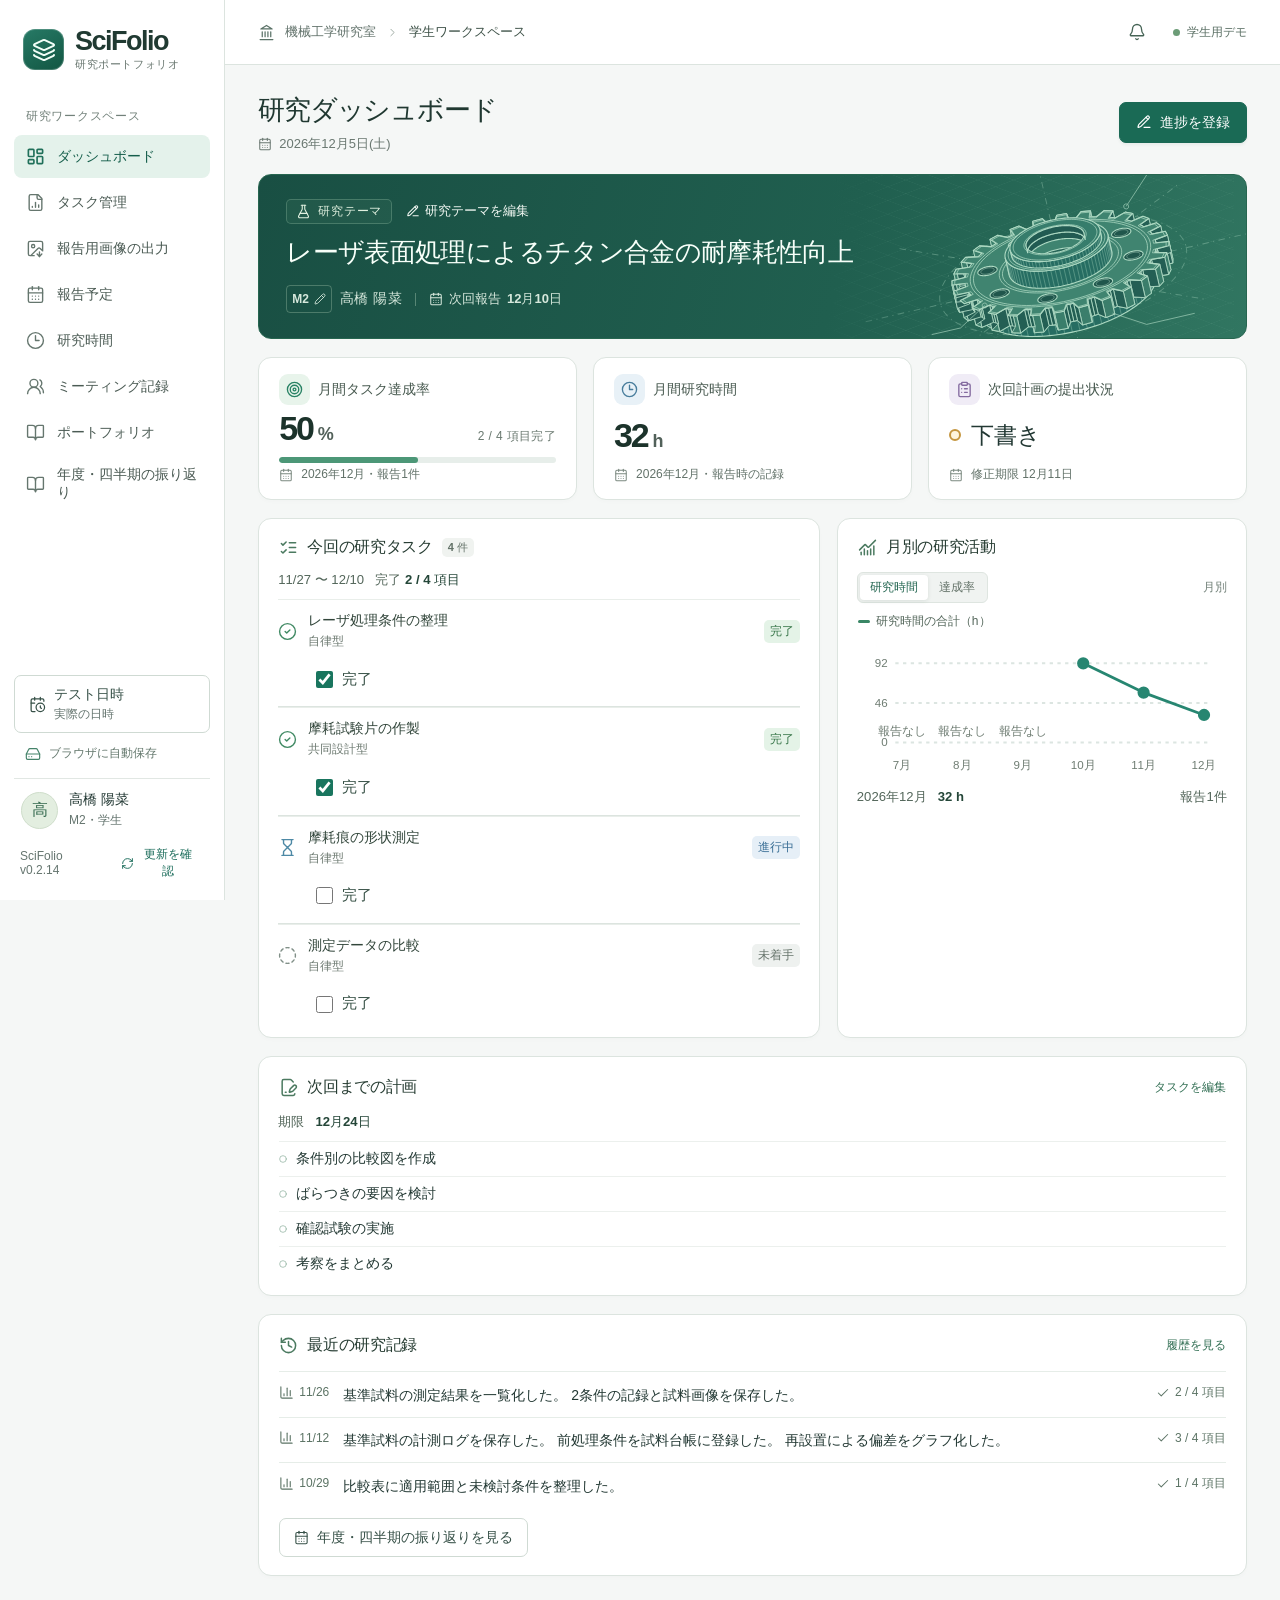
<file: index.html>
<!doctype html>
<html lang="ja">
  <head>
    <meta name="labfolio-version" content="0.2.14">

    <meta charset="UTF-8" />
    <meta name="viewport" content="width=device-width, initial-scale=1.0" />
    <meta name="theme-color" content="#116458" />
    <meta name="description" content="機械工学研究室の研究計画、進捗報告、活動履歴を管理する研究ポートフォリオ。" />
    <link rel="icon" href="./favicon.svg" type="image/svg+xml" />
    <title>SciFolio | 研究ポートフォリオ</title>
    <script type="module" crossorigin src="./assets/index-C3EIjcto.js"></script>
    <link rel="stylesheet" crossorigin href="./assets/index-TEckSJ-d.css">
  </head>
  <body><div id="root"></div></body>
</html>
</file>
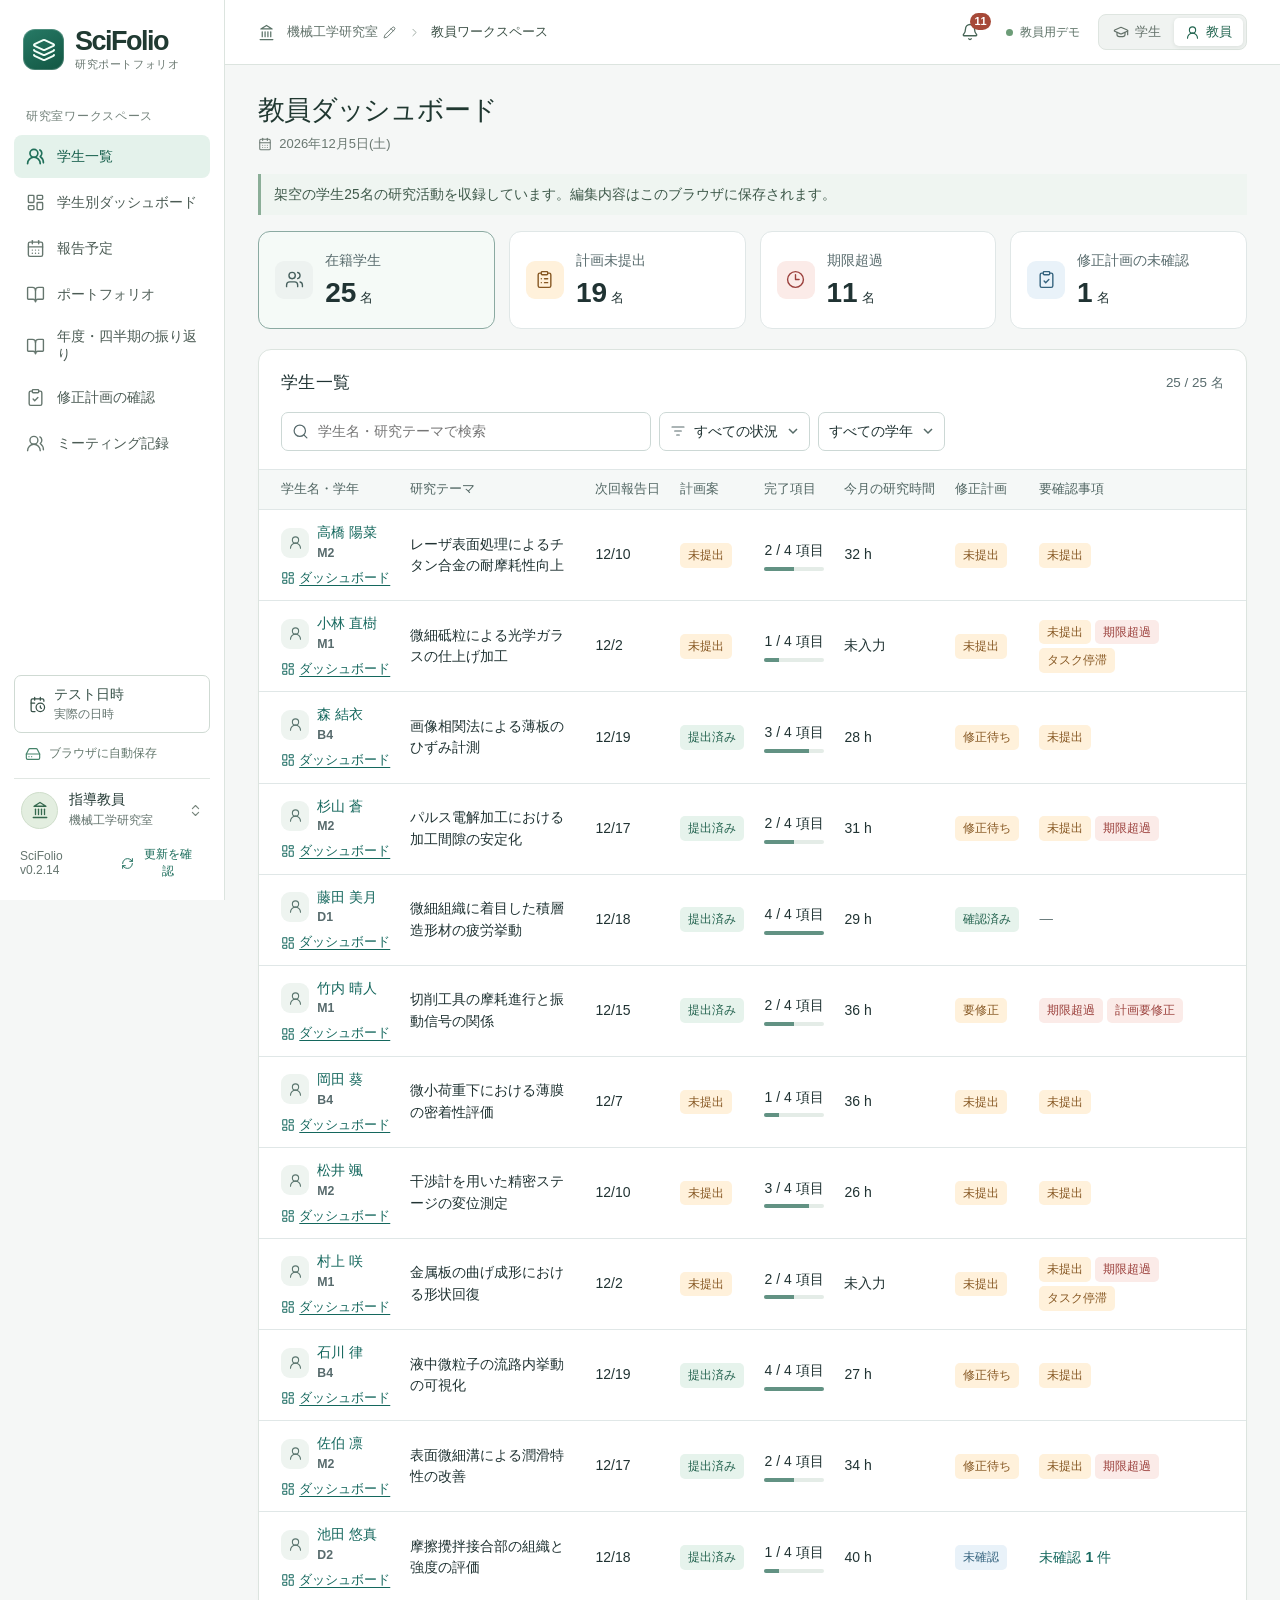
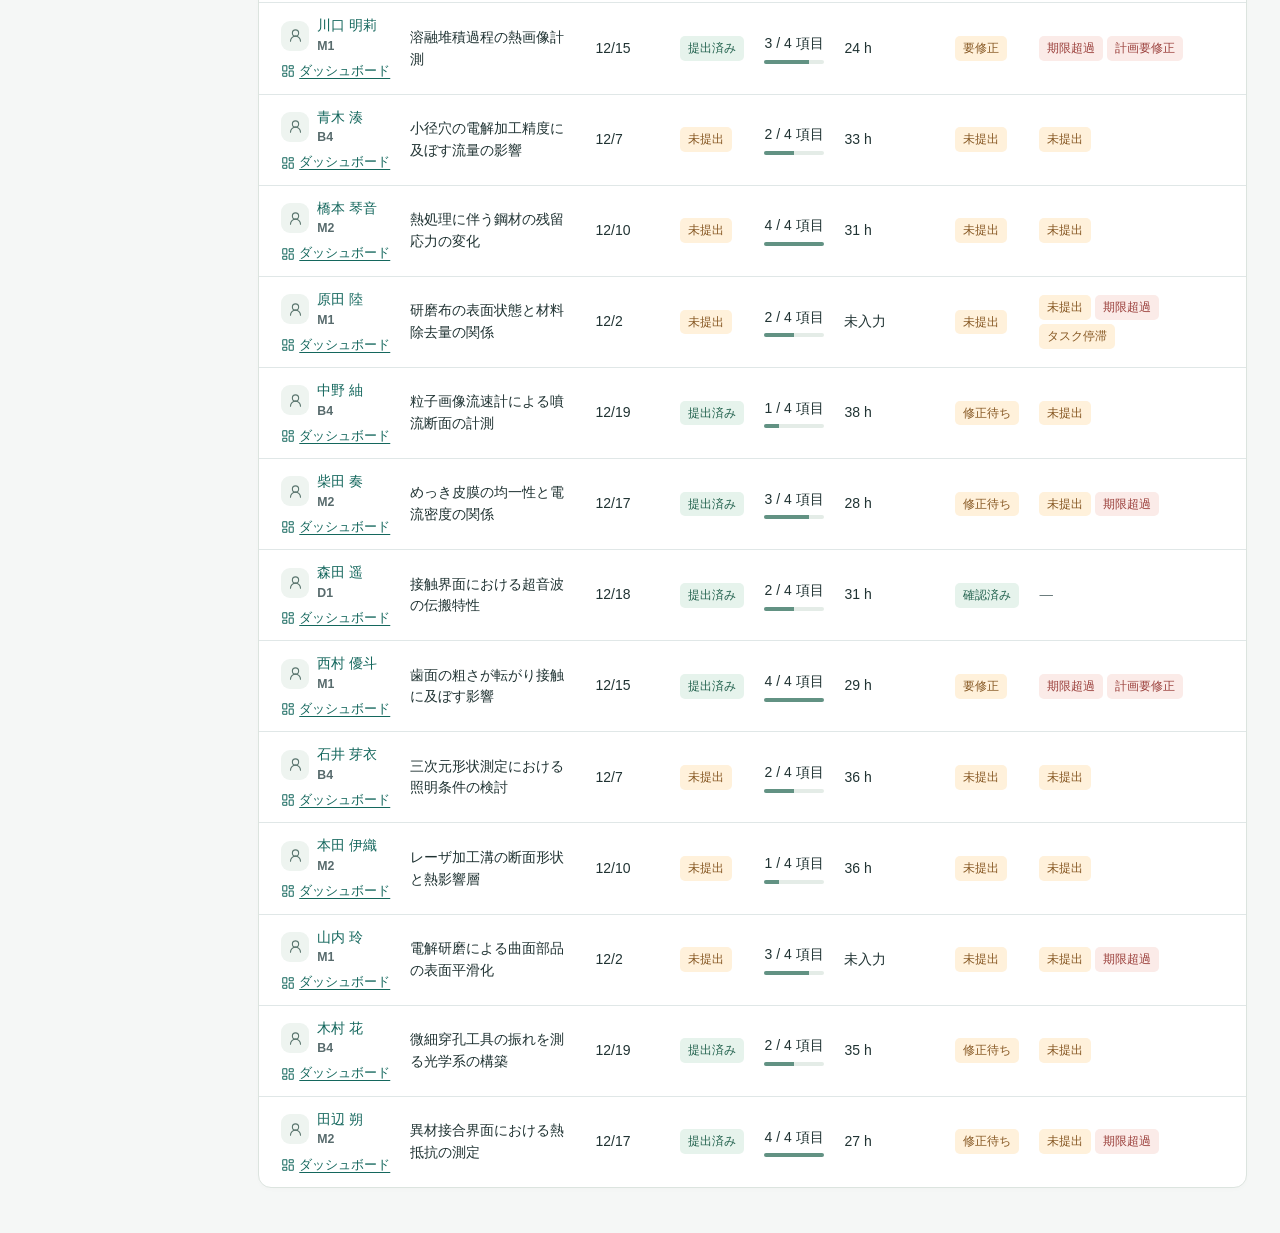
<file: faculty/index.html>
<!doctype html>
<html lang="ja">
  <head>
    <meta name="labfolio-version" content="0.2.14">

    <meta charset="UTF-8" />
    <meta name="viewport" content="width=device-width, initial-scale=1.0" />
    <meta name="theme-color" content="#116458" />
    <meta name="description" content="機械工学研究室の研究計画、進捗報告、活動履歴を管理する研究ポートフォリオ。" />
    <link rel="icon" href="./favicon.svg" type="image/svg+xml" />
    <title>SciFolio | 研究ポートフォリオ</title>
    <script type="module" crossorigin src="./assets/index-e3GIWBUk.js"></script>
    <link rel="stylesheet" crossorigin href="./assets/index-DP_NrGWF.css">
  </head>
  <body><div id="root"></div></body>
</html>
</file>
<file: assets/index-TEckSJ-d.css>
.release-control{color:var(--muted);font-size:12px}.sidebar-foot .release-control{margin:10px 6px 0}.pilot-login-card .release-control{border-top:1px solid var(--line);margin-top:20px;padding-top:12px}.release-row{display:flex;justify-content:space-between;align-items:center;gap:10px}.release-row>span{font-variant-numeric:tabular-nums}.release-control button{color:var(--green);display:inline-flex;align-items:center;gap:5px;min-height:32px;padding:4px 6px;border-radius:5px;font-size:12px;font-weight:600}.release-control button:hover{background:#edf5f0}.release-status:not(:empty){display:grid;gap:3px;margin:3px 0 5px}.release-status button{justify-self:start;text-decoration:underline}.notice-bell{display:inline-flex;align-items:center;justify-content:center;position:relative;width:36px;height:36px;flex-shrink:0;border-radius:8px;color:#466456}.notice-bell:hover{background:#edf5f0}.notice-bell b{position:absolute;right:-3px;top:-1px;padding:0 4px;min-width:17px;height:17px;border-radius:12px;line-height:17px;color:#fff;background:#a64938;font-size:11px}.notice-dialog{position:fixed;inset:54px 16px auto auto;width:min(375px,calc(100vw - 24px));max-height:min(65dvh,580px);margin:0;padding:0;border:1px solid #cedbd2;border-radius:12px;color:#22372e;box-shadow:0 9px 38px #19372924}.notice-dialog::backdrop{background:#1937291a}.notice-content header{display:flex;justify-content:space-between;align-items:center;padding:9px 10px 9px 16px;border-bottom:1px solid #dce5df}.notice-content h2{font-size:1rem;margin:0}.notice-content ul{list-style:none;margin:0;padding:0}.notice-content li+li{border-top:1px solid #e1e9e4}.notice-content a{position:relative;display:grid;gap:4px;padding:11px 35px 11px 16px;text-decoration:none;color:inherit}.notice-content a:hover{background:#f3f7f4}.notice-content a>span{font-size:.82rem}.notice-content a>svg{position:absolute;right:13px;top:43%}.notice-content small{margin-right:8px;border-radius:4px;padding:1px 5px;font-weight:700}.notice-content time{color:#54665a}.notice-today{background:#f8efd6;color:#775617}.notice-late{background:#f7e4df;color:#8b392b}.notice-content p{padding:16px;margin:0}.blank-demo-controls{display:flex;align-items:center;gap:12px}.blank-demo-reset{white-space:nowrap}.blank-demo-dialog{width:min(410px,calc(100% - 32px));padding:22px;border:1px solid var(--line);border-radius:13px;background:#fff;color:var(--ink);box-shadow:0 20px 60px #183c2f33}.blank-demo-dialog::backdrop{background:#17382b80}.blank-demo-dialog h2{margin:0;font-size:1.1rem}.blank-demo-dialog p{margin:10px 0 0;color:var(--muted);font-size:.9rem;line-height:1.65}.blank-demo-dialog .blank-demo-error{color:#a12624}.blank-demo-actions{display:flex;flex-wrap:wrap;justify-content:flex-end;gap:8px;margin-top:18px}.blank-demo-confirm.btn{background:#a12624;border-color:#a12624;color:#fff}.blank-demo-confirm.btn:hover{background:#851c1a;border-color:#851c1a}@media(max-width:520px){.blank-demo-controls .student-demo-label{display:none}.blank-demo-reset.btn{min-height:44px;padding-inline:9px;font-size:.82rem;gap:4px}}.demo-clock-trigger.btn{width:100%;justify-content:flex-start;margin-bottom:12px;text-align:left}.demo-clock-trigger span{display:grid;gap:1px}.demo-clock-trigger small{color:var(--muted);font-size:.74rem;font-weight:500;font-variant-numeric:tabular-nums}.demo-clock-dialog{width:min(465px,calc(100% - 32px));padding:22px;border:1px solid var(--line);border-radius:13px;background:#fff;color:var(--ink);box-shadow:0 20px 60px #183c2f33}.demo-clock-dialog::backdrop{background:#17382b80}.demo-clock-dialog h2{margin:0;font-size:1.1rem}.demo-clock-dialog p{margin:10px 0 15px;color:var(--muted);font-size:.9rem;line-height:1.65}.demo-clock-dialog .demo-clock-error{color:#a12624}.demo-clock-dialog input{min-width:0;width:100%}.demo-clock-actions{display:flex;flex-wrap:wrap;justify-content:flex-end;gap:8px;margin-top:18px}.wk{--wk-ink: #223b36;--wk-green: #19755e;--wk-line: #dce6e2;--wk-muted: #61736d;display:grid;gap:20px;width:100%;min-width:0;color:var(--wk-ink)}.wk-card{padding:clamp(18px,2.25vw,30px);min-width:0}.wk-heading{display:flex;align-items:flex-start;justify-content:space-between;gap:15px;margin-bottom:20px}.wk h2,.wk h3{margin:0;color:var(--wk-ink)}.wk h2{display:flex;align-items:center;gap:9px;font-size:1.1rem;line-height:1.5}.wk h2 svg{color:var(--wk-green);flex-shrink:0}.wk h3{font-size:1rem}.wk p{color:var(--wk-muted);line-height:1.7}.wk-heading p{margin:5px 0 0;font-size:.91rem}.wk-count,.wk-success{display:inline-flex;align-items:center;gap:5px;padding:5px 10px;border-radius:6px;background:#eef5f1;color:#285848;font-size:.82rem;font-weight:650;white-space:nowrap}.wk label{display:flex;flex-direction:column;align-items:stretch;gap:7px;min-width:0;font-size:.89rem;font-weight:650;color:#3e524b}.wk input:not([type=checkbox]),.wk select,.wk textarea{max-width:100%;width:100%;min-width:0;font:inherit;font-weight:400;font-size:.95rem;color:#213c34;background-color:#fff;border:1px solid #cad9d1;border-radius:7px;line-height:1.55;padding:9px 11px}.wk textarea{resize:vertical}.wk select{appearance:none;padding-right:33px;background-image:url("data:image/svg+xml,%3Csvg xmlns='http://www.w3.org/2000/svg' width='14' height='14' viewBox='0 0 24 24' fill='none' stroke='%23516c60' stroke-width='2'%3E%3Cpath d='m6 9 6 6 6-6'/%3E%3C/svg%3E");background-repeat:no-repeat;background-position:right 10px center}.wk :is(input,select,textarea,button):focus-visible{outline:3px solid #3c968375;outline-offset:2px}.wk input:read-only,.wk textarea:read-only,.wk select:disabled{background-color:#f5f7f6}.wk button{cursor:pointer}.wk button:disabled{opacity:.45;cursor:default}.wk input::placeholder,.wk textarea::placeholder{color:#7a8882}.wk-fields{display:grid;gap:15px}.wk-date-source{margin:6px 0 0;color:#52665b;font-size:.8rem}.wk-pair,.wk-triple{display:grid;gap:15px;align-items:start;grid-template-columns:repeat(2,minmax(0,1fr))}.wk-triple{grid-template-columns:repeat(3,minmax(0,1fr))}.wk .wk-block{margin-top:19px}.wk-actions,.wk-inline{display:flex;align-items:center;gap:10px;flex-wrap:wrap}.wk-actions{margin-top:20px}.wk-end{justify-content:flex-end}.wk-segment{display:flex;flex-wrap:wrap;align-items:stretch;width:fit-content;max-width:100%;gap:4px;background:#eaf0ed;padding:4px;border-radius:9px}.wk-segment button{color:#52685f;border:0;border-radius:6px;background:transparent;padding:9px 15px;font:inherit;font-weight:600;font-size:.91rem}.wk-segment button[aria-pressed=true]{color:#0c6251;background:#fff;box-shadow:0 1px 5px #294c3d1a}.wk-task{border-bottom:1px solid var(--wk-line)}.wk-task-bar{display:flex;gap:10px;align-items:center;min-height:63px}.wk-disclose{display:flex;align-items:center;flex:1;gap:11px;min-width:0;padding:11px 0;color:var(--wk-ink);font:inherit;font-weight:650;text-align:start;border:0;background:none}.wk-disclose svg{flex-shrink:0}.wk-disclose>span:not(.wk-index){overflow-wrap:anywhere}.wk-disclose>svg:last-child{color:#7f938a}.wk-disclose small{display:block;color:var(--wk-muted);font-size:.8rem;font-weight:450;margin-top:4px}.wk-index{background:#edf4ef;color:#37725c;padding:4px;display:grid;place-items:center;min-width:29px;height:29px;border-radius:7px;font-variant-numeric:tabular-nums;font-size:.85rem}.wk-tools{display:flex;align-items:center;gap:3px}.wk-icon{width:32px;height:32px;display:inline-grid;place-items:center;border:1px solid transparent;border-radius:6px;background:transparent;color:#5f7569}.wk-icon:hover:not(:disabled),.wk-disclose:hover{color:var(--wk-green)}.wk-icon:hover:not(:disabled){background:#edf4ef;border-color:var(--wk-line)}.wk-task-detail{padding:14px 16px 18px;margin:2px 0 12px;background:#f7faf8;border-radius:8px}.wk-complete{color:#21805e}.wk-dim{color:#a4b5ac}.wk select.wk-status{flex:0 0 146px;width:146px;font-size:.86rem}.wk select.is-done{color:#17644d;background-color:#edf7ef}.wk-spec{display:grid;gap:8px;margin:0 0 17px;font-size:.9rem}.wk-spec>div{display:flex;gap:12px}.wk-spec dt{min-width:76px;color:var(--wk-muted);font-weight:600}.wk-spec dd{margin:0;white-space:pre-wrap;overflow-wrap:anywhere}.wk-empty{padding:22px 12px;text-align:center;border:1px dashed var(--wk-line);border-radius:7px;color:var(--wk-muted)}.wk-copy{display:flex;gap:12px;align-items:flex-end;margin-top:15px}.wk-copy label{flex:1}.wk-notice,.wk-error{display:flex;align-items:center;gap:9px;padding:11px 14px;border-radius:7px;background:#edf5f0;line-height:1.6;color:#385c4c;font-size:.91rem;overflow-wrap:anywhere}.wk-notice{margin-bottom:16px}.wk-notice>svg{flex:none}.wk .wk-error{color:#973e2b;background:#fcf0e9}.wk-link{padding:3px;display:inline-flex;align-items:center;gap:4px;color:var(--wk-green);background:none;border:0;font:inherit;font-size:.88rem;font-weight:650}.wk label.wk-check{display:flex;flex-direction:row;align-items:center;gap:8px;line-height:1.65}.wk-check input{accent-color:var(--wk-green);width:17px;height:17px}.wk-preview{border:1px solid var(--wk-line);padding:clamp(6px,1.5vw,19px);border-radius:8px;background:#e9efec}.wk-preview canvas{display:block;width:100%;height:auto;aspect-ratio:16/9;background:#fff;box-shadow:0 2px 8px #23392f1a}.wk-chart-setting{display:flex;flex-wrap:wrap;align-items:center;gap:5px 16px;margin:-3px 0 16px}.wk-chart-setting>span{font-size:.86rem;color:var(--wk-muted)}.wk-pages{display:flex;flex-wrap:wrap;align-items:center;justify-content:space-between;gap:8px;margin-top:10px}.wk-pages p{margin:0;font-size:.91rem}@media(max-width:700px){.wk{gap:14px}.wk-fields,.wk-pair,.wk-triple{gap:12px}.wk-pair,.wk-triple{grid-template-columns:1fr}.wk-heading{flex-wrap:wrap;gap:8px}.wk-copy{flex-direction:column;align-items:stretch}.wk-segment button{padding:8px 10px}.wk-notice{flex-wrap:wrap}.wk-task-bar{flex-wrap:wrap;gap:4px;padding:7px 0}.wk-disclose{padding:5px 0}.wk-disclose>span{font-size:.9rem}.wk select.wk-status{flex-basis:125px;width:125px;font-size:.8rem}.wk-icon{width:31px;height:34px}.wk-spec>div{display:block}.wk-spec dt{margin-bottom:2px}.wk-task-detail{padding:12px}}@media(max-width:430px){.wk-task-bar .wk-tools{margin-left:auto}.wk-task-bar:has(.wk-tools) .wk-disclose{flex-basis:100%}}.wk-task-options>summary{color:var(--green);cursor:pointer;font-size:.87rem;font-weight:650;padding-block:5px}.wk-task-options[open]>summary{margin-bottom:12px}.wk-task-tabs button{min-width:108px;min-height:44px}.wk-date-action{margin-top:10px}@media(max-width:430px){.wk-task-tabs{width:100%}.wk-task-tabs button{flex:1 1 0;min-width:0}}.grade-edit-trigger{display:inline-flex;align-items:center;gap:5px;color:inherit;background:transparent;cursor:pointer;max-width:min(16em,100%);min-height:28px}.grade-edit-trigger>span{white-space:nowrap;overflow:hidden;text-overflow:ellipsis}.grade-edit-trigger>svg{flex:none}.grade-edit-trigger:hover{background:#ffffff18}.grade-edit-dialog{width:min(385px,calc(100% - 32px));padding:20px;border:1px solid var(--line);border-radius:13px;background:#fff;color:var(--ink);box-shadow:0 20px 60px #183c2f33}.grade-edit-dialog::backdrop{background:#17382b80}.grade-edit-heading,.grade-edit-actions{display:flex;align-items:center;gap:10px}.grade-edit-heading{justify-content:space-between;margin:0 0 14px}.grade-edit-heading h2,.theme-copy .grade-edit-heading h2{font-size:1.1rem;line-height:1.35;margin:0}.grade-edit-dialog form{display:grid;gap:8px}.grade-edit-dialog label{font-weight:650}.grade-edit-dialog select{border:1px solid var(--line);border-radius:7px;padding:9px;font:inherit;color:inherit;background:#fff;width:100%}.grade-edit-dialog p{color:var(--muted);font-size:.82rem;margin:0}.grade-edit-dialog .grade-error{color:#a12c27}.grade-edit-actions{justify-content:flex-end;margin-top:10px}.setup-grade{display:flex;align-items:center;gap:9px;margin-bottom:12px;font-size:.88rem}.setup-grade .grade-edit-trigger{border-color:var(--line);background:#fff}.wk-checklist-edit{min-width:0;margin:0;padding:0;border:0}.wk-checklist-edit legend{margin:0 0 6px;padding:0;font-size:.89rem;font-weight:650}.wk-checklist-row{display:grid;grid-template-columns:minmax(0,1fr) auto;gap:6px;align-items:center;margin:0 0 8px}.wk-checklist-edit>button{min-height:34px}.task-check-items{display:grid;gap:2px;min-width:0}.task-check-line,.wk label.task-check-line{display:inline-flex;flex-direction:row;gap:9px;align-items:center;min-height:34px;max-width:100%;font-size:.92rem;line-height:1.45;font-weight:500;color:#354f44;overflow-wrap:anywhere}.task-check-line input{flex:0 0 17px;width:17px;height:17px;margin:0;accent-color:#19755e}.task-check-line svg{flex:none;color:#39705a}.wk-report-task{display:grid;min-width:0;gap:6px;padding:17px 0;border-top:1px solid var(--wk-line)}.wk-report-task:last-child{padding-bottom:0}.wk-report-task header{display:flex;gap:8px 13px;justify-content:space-between;align-items:baseline;flex-wrap:wrap}.wk-report-task h3{overflow-wrap:anywhere;font-size:.99rem}.wk-task-state{color:#56685e;font-size:.83rem}.wk-task-state.is-done{color:#247251}.wk-report-task .task-check-items{padding-inline-start:11px;border-inline-start:2px solid #dce8df}.wk-report-task label.wk-redirect-check{color:#616e66;font-size:.82rem}.wk-task-reason{margin:4px 0}.wk-report-details .wk-spec,.wk-submitted-reason{margin:0}.period-totals,.monthly-reading{margin:0 19px 10px;display:flex;align-items:baseline;flex-wrap:wrap;gap:.35em .85em;color:#53665a;font-size:.82rem}.period-totals b,.monthly-reading strong{color:#244638;font-variant-numeric:tabular-nums}.monthly-reading span{margin-left:auto}.trend-point{cursor:pointer;touch-action:pan-y}.trend-point:focus-visible{outline:none}.trend-point:is(:hover,:focus-visible) .trend-point-target{fill:#27867112}.trend-point:focus-visible .trend-point-target{stroke:#479e8c;stroke-width:1.5}.trend-point:is(:hover,:focus-visible) .trend-point-marker{stroke-width:3.5}.monthly-static.stat-link{cursor:default}.monthly-static.stat-link:hover{border-color:var(--border, #dce5df)}.dash-task-checks{padding:0 0 10px 38px}.dash-task-group+.dash-task-group{border-top:1px solid var(--line)}.theme-tools{display:flex;align-items:center;flex-wrap:wrap;gap:9px}.theme-edit{display:inline-flex;align-items:center;gap:5px;background:transparent;border:0;color:#f2f8f3;font:inherit;font-size:.82rem;cursor:pointer;padding:3px 5px;border-radius:4px}.theme-edit:hover{background:#ffffff18}.theme-edit:focus-visible{outline:2px solid white;outline-offset:2px}.theme-form{padding:20px 24px}.theme-form label{display:grid;gap:7px;font-weight:600}.theme-form textarea{width:100%;padding:9px 12px;border:1px solid #9fb4a6;border-radius:6px;font:inherit;color:inherit;resize:vertical}.theme-form .wk-actions{margin-top:12px}.theme-copy h2{overflow-wrap:anywhere}.reflection-dashboard-link{padding:0 20px 18px}.reflection{display:grid;gap:16px;color:var(--text,#203c31)}.reflection h2,.reflection h3,.reflection p{margin:0}.reflection-controls,.reflection-section,.reflection-summary>.panel{padding:20px 22px}.reflection-controls{display:flex;align-items:end;gap:16px;flex-wrap:wrap}.reflection-controls>div{margin-right:auto;flex:1 1 180px}.reflection-controls h2{font-size:1.12rem}.reflection-controls p,.reflection-caption,.reflection-section>p{color:#586860;font-size:.84rem;line-height:1.7}.reflection-controls label,.reflection-note label{display:grid;gap:6px;font-size:.82rem;font-weight:650}.reflection input,.reflection textarea,.reflection select{font:inherit;border:1px solid #cfdad4;border-radius:7px;background:#fff;padding:8px 10px;color:inherit}.reflection-summary{display:grid;grid-template-columns:repeat(3,minmax(0,1fr));gap:12px}.reflection-summary>.panel{display:grid;align-content:start;gap:5px}.reflection-summary span,.reflection-section h2{display:flex;gap:7px;align-items:center}.reflection-summary span,.reflection-summary small,.reflection-table small{color:#54675b;font-size:.82rem}.reflection-summary strong{font-size:clamp(1.5rem,3.1vw,2.25rem);font-variant-numeric:tabular-nums}.reflection-section{display:grid;gap:14px;min-width:0}.reflection-section h2{font-size:1.03rem}.reflection-section h3{font-size:.91rem}.reflection-section details,.reflection-section article{border-top:1px solid #e3eae5;padding:12px 0 0;font-size:.88rem;line-height:1.65;overflow-wrap:anywhere}.reflection-section details p,.reflection-section article p{white-space:pre-wrap}.reflection-section summary{cursor:pointer;font-weight:600}.reflection-section time{font-variant-numeric:tabular-nums}.reflection-meetings{display:grid;grid-template-columns:repeat(4,minmax(0,1fr));margin:0;gap:12px}.reflection-meetings dt{color:#57695f;font-size:.81rem}.reflection-meetings dd{margin:4px 0 0;font-size:1.4rem;font-weight:650}.reflection-meetings small{font-size:.72rem;font-weight:500}.reflection-table{overflow:auto}.reflection-table table{width:100%;border-collapse:collapse;font-size:.85rem;white-space:nowrap;text-align:left}.reflection-table th,.reflection-table td{border-bottom:1px solid #e6ebe7;padding:9px 7px}.reflection-table th{font-weight:600}.reflection-table small{display:block}.reflection-table .text-action{margin:0}.reflection-note{display:grid;gap:12px}.reflection-section>.btn{justify-self:start}@media(max-width:650px){.reflection{gap:12px}.reflection-controls,.reflection-section,.reflection-summary>.panel{padding:15px}.reflection-summary{grid-template-columns:1fr;gap:8px}.reflection-summary>.panel{grid-template-columns:1fr auto;align-items:center}.reflection-summary small{grid-column:1/-1}.reflection-meetings{grid-template-columns:repeat(2,minmax(0,1fr))}.reflection-controls label{flex:1 1 auto}}.portfolio-view{--fac-text: #203333;--fac-muted: #586b6d;--fac-line: #e0e7e7;--fac-soft: #f5f8f7;--fac-accent: #14675d;color:var(--fac-text);min-width:0}.fac-stack{display:grid;gap:20px}.portfolio-view *,.portfolio-view *:before,.portfolio-view *:after{box-sizing:border-box}.portfolio-view button{font:inherit}.portfolio-view button,.portfolio-view summary{cursor:pointer}.portfolio-view :focus-visible{outline:3px solid #448c9c;outline-offset:2px}.portfolio-view h2,.portfolio-view h3,.portfolio-view p,.portfolio-view dl,.portfolio-view dd{margin:0}.portfolio-view h2{font-size:1.08rem;letter-spacing:.008em;line-height:1.6;font-weight:700}.portfolio-view h3{font-size:1rem;margin:1.3rem 0 .65rem}.fac-stack>.panel{min-width:0}.fac-card{padding:20px 22px}.fac-card-head,.fac-inline,.fac-profile-actions,.fac-profile{display:flex;align-items:center;gap:10px}.fac-card-head,.fac-inline,.fac-profile-actions{flex-wrap:wrap}.fac-card-head{justify-content:space-between;gap:8px}.fac-card-head h2,.fac-note{display:inline-flex;align-items:center;gap:8px}.fac-card-head h2 svg{color:var(--fac-accent)}.fac-inline{gap:8px 12px}.fac-muted,.fac-meta{color:var(--fac-muted)}.fac-muted,.fac-meta{font-size:.84rem}.fac-tag{display:inline-flex;align-items:center;justify-content:center;white-space:nowrap;padding:3px 8px;border-radius:5px;font-size:.78rem;font-weight:650;line-height:1.5}.fac-neutral{color:#47605e;background:#edf2f0}.fac-orange{color:#865722;background:#fff1db}.fac-red{color:#9b403c;background:#fbebe8}.fac-blue{color:#35637e;background:#e9f2f9}.fac-green{color:#24634f;background:#e6f3ec}.fac-violet{color:#665484;background:#f0ecf5}.fac-entry-icon{display:inline-grid;place-items:center;flex:0 0 auto;border-radius:9px}.fac-entry-icon{width:33px;height:33px;background:#edf4f0;color:var(--fac-accent)}.fac-table-card{overflow:hidden;padding:0}.fac-table-card .fac-card-head{padding:19px 22px 15px}.fac-text-btn{background:transparent;color:var(--fac-accent);border:0;padding:0}.portfolio-view .fac-text-btn{font-size:.875rem;font-weight:650;text-align:left}.fac-text-btn:hover{text-decoration:underline;text-underline-offset:3px}.fac-scroll{overflow-x:auto}.fac-table{width:100%;border-collapse:collapse;font-size:.875rem;line-height:1.55;text-align:left}.fac-table th{padding:10px;color:#516663;background:var(--fac-soft);border-block:1px solid var(--fac-line);font-weight:620;font-size:.79rem;white-space:nowrap}.fac-table td{border-bottom:1px solid var(--fac-line);padding:12px 10px;vertical-align:middle}.fac-table tr:last-child td{border-bottom:0}.fac-table th:first-child,.fac-table td:first-child{padding-left:22px}.fac-table th:last-child,.fac-table td:last-child{padding-right:22px}.fac-table time{white-space:nowrap}.fac-history tbody tr:hover{background:#f8fbf9}.fac-empty{display:grid;justify-items:center;gap:7px;padding:34px 16px;color:var(--fac-muted);text-align:center}.fac-empty svg{color:#73948a}.fac-empty strong{color:var(--fac-text)}.fac-profile{padding:19px 22px}.fac-profile-copy{flex:1 1 auto;min-width:0}.fac-profile-copy p{font-size:.93rem;color:var(--fac-muted);overflow-wrap:anywhere;margin-top:3px}.fac-monogram{flex-shrink:0;display:grid;place-items:center;width:48px;height:48px;border-radius:12px;background:#e6f0eb;color:#376b5d;font-size:1.35rem;font-weight:600}.fac-profile .btn,.fac-empty .btn{display:inline-flex;align-items:center;justify-content:center;gap:6px}.fac-history{min-width:550px}.fac-history tr.fac-selected{background:#f0f7f3}.fac-history tr.fac-selected td:first-child{box-shadow:inset 3px 0 var(--fac-accent)}.fac-section-title{margin:4px 0 -8px}.fac-summary{margin:17px 0 14px;background:var(--fac-soft);border-radius:8px;padding:12px 15px}.fac-summary span,.fac-specs dt{color:var(--fac-muted);font-size:.815rem;font-weight:560}.fac-summary p{margin-top:4px}.fac-summary p,.fac-report-task strong,.fac-specs dd,.fac-review-log p,.fac-compare p,.fac-snapshot-task strong{white-space:pre-wrap;overflow-wrap:anywhere}.fac-plan-contents{padding:14px 0 0}.fac-specs{display:grid;gap:6px}.fac-specs div{display:grid;grid-template-columns:112px minmax(0,1fr);column-gap:10px;align-items:baseline}.fac-specs dd{font-size:.9rem}.fac-report-task,.fac-version,.fac-full-plan{border-top:1px solid var(--fac-line)}.fac-report-task:first-of-type,.fac-version:first-of-type{margin-top:13px}.fac-report-task summary,.fac-version summary,.fac-full-plan>summary,.fac-draft>summary{display:flex;align-items:center;gap:10px;list-style:none;font-size:.94rem;padding:12px 0}.fac-report-task summary::-webkit-details-marker,.fac-version summary::-webkit-details-marker,.fac-full-plan>summary::-webkit-details-marker,.fac-draft>summary::-webkit-details-marker{display:none}.fac-report-task summary:after,.fac-version>summary:after,.fac-full-plan>summary:after,.fac-draft>summary:after{content:"";flex:0 0 7px;width:7px;height:7px;margin-left:auto;margin-right:6px;border-right:1.6px solid #657d75;border-bottom:1.6px solid #657d75;transform:rotate(45deg)}.fac-report-task[open]>summary:after,.fac-version[open]>summary:after,.fac-full-plan[open]>summary:after,.fac-draft[open]>summary:after{transform:rotate(225deg)}.fac-report-task .fac-specs{padding:0 0 16px}.fac-version summary small{display:block;font-size:.79rem;color:var(--fac-muted);margin-top:2px}.fac-version-body{padding:0 0 18px}.fac-snapshot-tasks{display:grid;gap:8px;margin-top:15px}.fac-snapshot-task{border-radius:7px;background:var(--fac-soft);padding:11px 14px}.fac-snapshot-task .fac-specs{margin-top:8px}.fac-draft{padding:3px 22px}.fac-draft[open]{padding-bottom:18px}.fac-diff{display:grid;gap:13px}.fac-change>strong{font-size:.9rem}.fac-compare{display:grid;grid-template-columns:repeat(2,minmax(0,1fr));gap:9px;margin-top:4px}.fac-compare>div{background:#f3f4f4;padding:9px 12px;border-radius:6px}.fac-compare>div:last-child{background:#eaf5ed}.fac-compare span{color:#52625b;font-size:.77rem;font-weight:650}.fac-compare p{font-size:.9rem;margin-top:4px}.fac-note{color:var(--fac-muted);padding:8px 0;font-size:.91rem}.fac-full-plan{margin-top:15px}.fac-full-plan>summary,.fac-draft>summary{font-weight:650}.fac-full-plan .fac-plan-contents,.fac-draft .fac-plan-contents{padding-top:5px}.fac-review-log{list-style:none;padding:0}.fac-review-log li{padding:9px 0;border-bottom:1px solid var(--fac-line)}.fac-review-log li:last-child{border-bottom:0}.fac-review-log li>div{display:flex;align-items:center;flex-wrap:wrap;gap:8px}.fac-review-log time{font-size:.85rem;color:var(--fac-muted)}.fac-review-log p{margin-top:7px}@media(max-width:1100px){.fac-profile{flex-wrap:wrap}}@media(max-width:760px){.fac-card,.fac-profile{padding:16px}.fac-table-card{padding:0}.fac-table-card .fac-card-head{padding:16px}.fac-history{min-width:500px}.fac-profile-actions{width:100%}.fac-specs div{grid-template-columns:92px minmax(0,1fr)}}@media(max-width:450px){.fac-profile{gap:8px}.fac-profile-copy{flex-basis:calc(100% - 64px)}.fac-compare{grid-template-columns:1fr;gap:4px}.fac-report-task summary{flex-wrap:wrap}}.meeting-title,.meeting-title h2,.meeting-choices,.meeting-choices>label:not(.field){display:flex;align-items:center;gap:9px}.meeting-title{justify-content:space-between;margin-bottom:14px}.meeting-title h2{font-size:1.12rem}.meeting-title>span,.meeting-history span{color:var(--muted);font-size:.85rem}.meeting-form fieldset{border:0;padding:0;margin:0 0 20px}.meeting-form legend{font-weight:650;padding:0;margin-bottom:8px}.meeting-choices{flex-wrap:wrap;gap:10px 18px}.meeting-choices+.meeting-choices,.meeting-form .field{margin-top:12px}.meeting-form input[type=radio],.meeting-form input[type=checkbox]{accent-color:var(--green)}.meeting-date{max-width:230px}.meeting-counter{display:flex;flex-wrap:wrap;align-items:center;gap:8px}.meeting-counter output{min-width:3.4em;font-size:1.35rem;font-weight:650;font-variant-numeric:tabular-nums}.meeting-counter small,.meeting-hint{color:var(--muted);font-size:.82rem;font-weight:500}.meeting-counter .icon-button{min-height:40px;min-width:40px}.meeting-roster{margin-top:16px;display:grid;gap:4px}.meeting-roster button{text-align:left;border-radius:6px;border:1px solid var(--line);padding:10px 12px;display:grid;grid-template-columns:1fr 1fr 1.4fr;gap:8px}.meeting-roster button[aria-pressed=true]{border-color:var(--green);background:#f1f7f4}.meeting-history{margin:0;padding:0;list-style:none}.meeting-history li{display:flex;flex-wrap:wrap;gap:6px 18px;padding:9px 0;border-top:1px solid var(--line)}.meeting-form>p{margin-top:12px}@media(max-width:600px){.meeting-roster button{grid-template-columns:1fr 1fr}.meeting-roster button span:last-child{grid-column:1/-1}}.hours-panel{padding:clamp(16px,2.3vw,30px);min-width:0;color:#243d32}.hours-heading{display:flex;justify-content:space-between;align-items:end;flex-wrap:wrap;gap:14px;margin-bottom:16px}.hours-heading h2{display:flex;align-items:center;gap:9px;margin:0;font-size:1.13rem}.hours-heading h2 svg{color:#247258}.hours-heading p{margin:6px 0 0;color:#53695c;font-size:.91rem}.hours-heading label{display:grid;gap:4px;font-size:.8rem;font-weight:600}.hours-panel input{border:1px solid #c4d5c9;padding:7px 9px;border-radius:6px;background:#fff;color:inherit;font:inherit;line-height:1.45}.hours-total{display:flex;align-items:baseline;flex-wrap:wrap;gap:5px 12px;padding:12px 14px;margin-bottom:6px;background:#eff6f1;border-radius:8px;font-size:.88rem}.hours-total output{font-size:1.15rem;font-weight:700;color:#1d664c}.hours-total span:last-child{margin-inline-start:auto;color:#5a6e60}.hours-week{display:flex;flex-wrap:wrap;align-items:center;justify-content:space-between;gap:9px 18px;padding:14px 0;border-bottom:1px solid #dfE8e1}.hours-week:last-child{border:0}.hours-range h3{margin:0;font-size:1rem}.hours-range>span{display:inline-flex;align-items:center;flex-wrap:wrap;gap:4px;margin-top:3px;color:#657168;font-size:.81rem}.hours-range>.hours-submitted{color:#266647}.hours-week form,.hours-week form label{display:flex;align-items:center;gap:8px}.hours-week form label{color:#56655a;font-size:.89rem}.hours-week input{width:7.2em;font-variant-numeric:tabular-nums}.hours-week input:disabled{background:#f4f6f4}.hours-feedback{flex-basis:100%;margin:0;color:#923e2d;font-size:.9rem}.hours-feedback button{margin-left:5px}@media(max-width:480px){.hours-week{display:grid;grid-template-columns:minmax(0,1fr) auto;gap:7px 9px}.hours-range h3{font-size:.93rem}.hours-week input{width:4.6em}.hours-week form,.hours-week form label{gap:5px}.hours-week .btn{padding-inline:10px}.hours-feedback{grid-column:1/-1}}@media(max-width:345px){.hours-week{grid-template-columns:1fr}}.schedule-page{display:grid;gap:18px;min-width:0}.schedule-panel{min-width:0;padding:clamp(16px,2.3vw,28px)}.schedule-panel h2{display:flex;align-items:center;gap:9px;color:#243d32;font-size:1.1rem;margin:0}.schedule-panel h2 svg{color:#277654}.schedule-panel h2 small{margin-left:auto;color:#52675e;font-size:.78rem;font-weight:500}.schedule-panel p{margin:8px 0;color:#52665b;font-size:.9rem}.schedule-active{display:grid;grid-template-columns:repeat(2,minmax(0,1fr));gap:12px;margin-top:16px}.schedule-active-date{display:flex;flex-wrap:wrap;align-items:center;justify-content:space-between;gap:6px 12px;padding:13px 15px;border-radius:8px;background:#f0f6f2}.schedule-active-date>div{display:grid;gap:3px}.schedule-active-date>div>span,.schedule-add label{color:#51675b;font-size:.8rem;font-weight:600}.schedule-active-date strong{font-size:1.06rem;font-variant-numeric:tabular-nums}.schedule-add-actions,.schedule-row-controls,.schedule-row-date{display:flex;align-items:center;flex-wrap:wrap;gap:8px}.schedule-page input[type=date]{min-width:0;max-width:100%;padding:7px 9px;background:#fff;border:1px solid #c4d5c9;border-radius:6px;color:#263e32;font:inherit}.schedule-icon-btn{display:inline-grid;place-items:center;width:34px;height:34px;padding:0;border:1px solid #d5e0d8;border-radius:6px;background:#fff;color:#286346;cursor:pointer;font:inherit}.schedule-icon-btn:hover{background:#eef5f0}.schedule-layout{display:grid;grid-template-columns:minmax(0,.8fr) minmax(0,1.2fr);align-items:start;gap:18px}.schedule-add{display:grid;gap:10px;margin-top:18px}.schedule-input-row{display:flex;align-items:end;gap:8px}.schedule-input-row label{display:grid;gap:3px;font-size:.82rem}.schedule-input-row label input[type=date]{font-size:1rem}.schedule-add-actions{margin-top:2px}.schedule-list,.schedule-history{margin:8px 0 0;padding:0;list-style:none}.schedule-row{display:flex;align-items:center;flex-wrap:wrap;justify-content:space-between;gap:9px 10px;padding:10px 0;border-bottom:1px solid #e2e8e3}.schedule-list li:last-child .schedule-row{border:0}.schedule-row-date{gap:5px;font-size:.96rem;font-weight:600;font-variant-numeric:tabular-nums}.schedule-tag{color:#286347;padding:2px 7px;background:#e0ede3;border-radius:8px;font-size:.72rem;font-weight:600}.schedule-row-controls{gap:5px;font-size:.86rem}.schedule-details{padding:12px 0 3px;border-top:1px solid #e2e8e3;margin-top:10px}.schedule-details summary{cursor:pointer;font-size:.88rem;color:#375445;font-weight:600}.schedule-history{display:grid;gap:5px;font-size:.88rem;color:#52665b}.schedule-status:empty{display:none}.schedule-status,.schedule-feedback{margin:0;padding:10px 12px;border-radius:6px}.schedule-status{color:#285f40;background:#eaf5ed}.schedule-feedback{color:#853c29;background:#fff2eb}.schedule-feedback .btn{margin-left:8px}@media(max-width:850px){.schedule-layout{grid-template-columns:1fr}}@media(max-width:540px){.schedule-active{grid-template-columns:1fr}.schedule-page,.schedule-layout{gap:12px}.schedule-active-date{padding:10px 12px}}:root{font-family:Inter,Yu Gothic UI,Hiragino Kaku Gothic ProN,Meiryo,sans-serif;color:#223833;background:#f5f7f6;font-synthesis:none;text-rendering:optimizeLegibility;--green: #196b59;--ink: #1c3530;--muted: #65756f;--line: #dce4df;--nav-width: 225px;--accent: #196b59;--primary: #196b59}*{box-sizing:border-box}body{margin:0;min-width:300px}button,input,textarea,select{font:inherit}button{cursor:pointer;color:inherit}button:disabled{cursor:default;opacity:.55}button,a,input,select,textarea{-webkit-tap-highlight-color:transparent}:focus-visible{outline:3px solid #479e8c;outline-offset:3px}button{border:0;background:none}select{color:inherit;background-color:#fff}svg{flex-shrink:0;stroke-width:1.75}h1,h2,h3,p{margin:0}a{color:#166854}.skip{position:fixed;left:15px;top:-100px;z-index:80;background:#fff;border-radius:6px;padding:12px}.skip:focus{top:12px}.sidebar{position:fixed;inset:0 auto 0 0;width:var(--nav-width);z-index:30;background:#fff;border-right:1px solid var(--line);display:flex;flex-direction:column}.brand{display:flex;gap:11px;align-items:center;padding:27px 23px 29px}.brand-mark{display:grid;place-items:center;width:41px;height:41px;background:linear-gradient(150deg,#277a66,#125642);color:#f2fff8;border-radius:12px;box-shadow:inset 0 0 0 1px #fff3}.brand-mark svg{stroke-width:2}.brand>div{display:flex;flex-direction:column;gap:1px}.brand strong{font-family:Inter,Segoe UI,sans-serif;font-size:27px;font-weight:700;letter-spacing:-1.5px;line-height:1.08;color:#203a32}.brand div>span{font-size:11px;font-weight:600;letter-spacing:.055em;color:#697770}.sidebar nav{padding:7px 14px;overflow-y:auto}.nav-group+.nav-group{margin-top:29px;border-top:1px solid #e7ece9;padding-top:25px}.nav-label{color:#72817a;font-size:12px;font-weight:650;letter-spacing:.06em;margin:0 12px 10px}.nav-item{width:100%;display:flex;gap:12px;align-items:center;min-height:43px;border-radius:8px;color:#4b5b54;text-align:left;padding:9px 12px;font-size:14px;font-weight:550;margin:3px 0}.nav-item svg{color:#65766e}.nav-item:hover,button.profile-button:hover{background:#f3f7f4}.nav-item.active{background:#e4f2eb;color:#155e4b;font-weight:700}.nav-item.active svg{color:#20705a;stroke-width:2.1}.sidebar-foot{margin-top:auto;padding:18px 14px 16px}.save-state{display:flex;align-items:center;gap:8px;font-size:12px;color:#64786d;padding:0 11px 16px;border-bottom:1px solid #e1e7e3}.save-state svg{color:#45836a}.profile-button{display:flex;align-items:center;width:100%;gap:11px;padding:12px 7px 3px;text-align:left;border-radius:6px}.avatar{display:grid;place-items:center;width:37px;height:37px;border-radius:50%;color:#34694e;background:#e3eee0;border:1px solid #cfdecb;font-weight:700;font-size:16px}.profile-button>span:nth-child(2){display:grid;gap:3px;flex:1}.profile-button strong{font-size:14px}.profile-button small{font-size:12px;color:var(--muted)}.profile-button>svg{color:#77857c}.app-frame{margin-left:var(--nav-width)}.topbar{height:65px;display:flex;justify-content:space-between;align-items:center;background:#fff;border-bottom:1px solid var(--line);padding:0 clamp(24px,2.6vw,44px);gap:12px}.breadcrumbs,.bar-right,.demo-label,.page-subline{display:flex;align-items:center}.breadcrumbs{gap:10px;color:#64746d;font-size:13px;white-space:nowrap;min-width:0}.breadcrumbs>span,.breadcrumbs>.lab-rename{min-width:0;max-width:min(36vw,26em);overflow:hidden;text-overflow:ellipsis}.breadcrumbs>svg,.breadcrumbs>b{flex:none}.profile-button>span:nth-child(2){min-width:0}.profile-button small{white-space:nowrap;overflow:hidden;text-overflow:ellipsis}.breadcrumbs svg:first-child{color:#5a7267}.breadcrumbs svg:nth-of-type(2){color:#9daaa2}.breadcrumbs b{color:#3c5046;font-weight:600}.bar-right{gap:18px;margin-left:auto}.demo-label{gap:7px;color:#5b7065;font-size:12px;font-weight:600}.demo-label i{width:7px;height:7px;background:#6c9c77;border-radius:50%}.segment{background:#f0f3f1;border:1px solid #dee5e0;border-radius:8px;padding:3px;gap:2px}.segment .chosen{color:#21644f;background:#fff;box-shadow:0 1px 4px #183d291b}.mobile-close,.menu-toggle,.nav-scrim{display:none}.page-content{max-width:1590px;margin:0 auto;padding:27px clamp(24px,2.6vw,44px) 45px}.page-content:focus{outline:none}.page-heading{display:flex;align-items:center;justify-content:space-between;gap:14px;margin-bottom:21px}.page-heading h1{font-size:clamp(26px,2.1vw,35px);letter-spacing:-.045em;font-weight:700;color:#203831;line-height:1.4}.page-subline{color:#6a7871;font-size:13px;gap:7px;margin-top:5px;font-variant-numeric:tabular-nums}.btn{min-height:38px;border:1px solid #cfdad3;border-radius:7px;padding:8px 14px;background:#fff;color:#365047;display:inline-flex;align-items:center;justify-content:center;gap:8px;font-size:14px;font-weight:600;line-height:1.5}.btn:hover:not(:disabled){background:#eff5f0;border-color:#a6beb0}.btn.primary{border-color:#1b6955;background:#1a6a55;color:#fff}.btn.primary:hover:not(:disabled){background:#105642;border-color:#105642}.report-cta{box-shadow:0 2px 3px #1a513d10;padding:9px 16px}.panel{background:#fff;border:1px solid var(--line);border-radius:13px;box-shadow:0 2px 4px #153b2904;min-width:0}.field{display:grid;gap:6px;color:#455c50;font-size:14px;font-weight:600}.field input,.field select,.field textarea{width:100%;color:#273c32;background-color:#fff;border:1px solid #ccd9d0;border-radius:7px;padding:9px 11px;min-height:40px;font-size:15px}.field textarea{resize:vertical}.badge{display:inline-flex;align-items:center;border-radius:5px;padding:3px 8px;font-size:13px;font-weight:600}.icon-button,.menu-toggle,.mobile-close{align-items:center;justify-content:center;width:36px;height:36px;border-radius:7px;color:#567066}.icon-button:hover,.menu-toggle:hover,.mobile-close:hover{background:#f0f5f0}.dash{display:grid;gap:18px}.theme-hero{position:relative;isolation:isolate;overflow:hidden;min-height:165px;display:flex;align-items:center;background:linear-gradient(107deg,#194f43,#205f4f 59%,#317661);color:#f7fff9;border-radius:13px;border:1px solid #276650}.specimen{z-index:-1;position:absolute;inset:-5% -1% auto auto;width:45%;height:112%;-webkit-mask-image:linear-gradient(90deg,transparent,#000 21%);mask-image:linear-gradient(90deg,transparent,#000 21%);opacity:.98}.theme-copy{padding:23px 27px;width:69%}.theme-label{display:inline-flex;align-items:center;gap:7px;padding:3px 9px;border:1px solid #a5c9af49;border-radius:5px;background:#a1d3af10;color:#e0f0df;font-size:12px;font-weight:600;letter-spacing:.065em}.theme-copy h2{max-width:24em;font-size:clamp(23px,2vw,33px);letter-spacing:-.025em;line-height:1.5;text-wrap:balance;margin:9px 0 14px;font-weight:650}.theme-copy h2>span{display:inline-block;max-width:100%}.theme-meta{display:flex;align-items:center;flex-wrap:wrap;gap:8px;font-size:13px;color:#d6e8dc;font-variant-numeric:tabular-nums}.theme-meta strong{font-size:14px;font-weight:600;letter-spacing:.03em}.student-grade{font-family:Inter,Segoe UI,sans-serif;font-weight:650;font-size:12px;border:1px solid #a9c8af59;border-radius:4px;padding:0 5px;line-height:19px}.theme-meta>i{height:13px;width:1px;background:#a3c6ae72;margin:0 5px}.next-date{display:inline-flex;align-items:center;gap:6px}.next-date b{font-weight:600}.stats{display:grid;grid-template-columns:repeat(3,minmax(0,1fr));gap:16px}.stat{min-height:134px;padding:16px 20px;display:flex;flex-direction:column;justify-content:space-between;text-align:left}.stat-head,.stat-foot{display:flex;align-items:center;gap:8px}.stat-head h2,.stat-title{font-size:14px;line-height:1.45;font-weight:650;color:#47594f}.icon-tile{width:31px;height:31px;display:inline-grid;place-items:center;border-radius:9px;flex:0 0 auto}.icon-tile svg{width:17px;height:17px;stroke-width:1.9}.mint{color:#288264;background:#e8f4eb}.sky{color:#487d9c;background:#e8f1f7}.lilac{color:#836a9f;background:#f0ecf6}.stat-value{display:flex;align-items:baseline;gap:1px;margin:5px 0;font-family:Inter,Segoe UI,sans-serif;font-variant-numeric:tabular-nums;font-size:34px;font-weight:650;letter-spacing:-.065em;color:#1c332b;line-height:1.1}.stat-value small{font-size:18px;letter-spacing:0;margin-left:4px;color:#52615a;font-weight:550}.stat-value>span{margin-left:auto;font-family:inherit;font-size:12px;font-weight:500;letter-spacing:.03em;color:#69786f}.completion-track{border-radius:9px;height:6px;width:100%;background:#e7eeea;margin:5px 0 3px;overflow:hidden}.completion-track i{display:block;background:#4c9777;border-radius:inherit;height:100%;transition:width .25s ease}.stat-foot{color:#627269;font-size:12px;font-weight:500}.stat-foot svg{color:#7b8980}.stat-link:hover{border-color:#97b6a5}.status-line{display:flex;align-items:center;gap:10px;font-size:23px;font-weight:650;line-height:1.4}.plan-dot{border:2px solid #c5963f;border-radius:50%;width:12px;height:12px;background:#fff5dc}.plan-dot.is-done{border-color:#3c8467;background:#c9ecd7}.dash-columns{display:grid;grid-template-columns:minmax(0,1.37fr) minmax(0,1fr);gap:17px;align-items:stretch}.section-heading{display:flex;align-items:center;gap:9px;padding:18px 20px 13px}.section-heading h2{font-size:clamp(16px,1.15vw,19px);font-weight:700;letter-spacing:-.02em;color:#263c32}.section-icon{color:#4b7a60;display:grid;place-items:center}.section-icon svg{width:19px;height:19px;stroke-width:1.9}.count-pill{font-size:11px;font-weight:600;border-radius:5px;background:#f0f3f0;color:#627167;padding:2px 6px}.text-action{color:#326f54;font-size:12px;font-weight:650;margin-left:auto;padding:4px 0 4px 6px;white-space:nowrap}.text-action:hover{text-decoration:underline}.dash-task-list{padding:0 19px 6px}.dash-task{display:flex;align-items:center;gap:11px;padding:12px 0;border-top:1px solid #e9eeea;min-height:54px}.task-indicator{display:grid;place-items:center}.task-main{flex:1;min-width:0;display:grid;gap:3px}.task-main strong{font-size:14px;font-weight:600;color:#32463b;overflow-wrap:anywhere}.task-main>span{display:flex;align-items:center;gap:5px;font-size:11.5px;color:#6c7970;line-height:1.5}.task-main>span i{width:2px;height:2px;border-radius:50%;background:#94a39a;margin:0 2px}.status-select{position:relative;display:flex;align-items:center;gap:3px;font-size:12px;padding:3px 6px;font-weight:650;border-radius:5px;white-space:nowrap}.status-select select{position:absolute;inset:0;cursor:pointer;opacity:0;width:100%}.status-select:focus-within{outline:2px solid #4e9c83;outline-offset:2px}.dash-task.green{color:#418a64}.dash-task.blue{color:#4d89a5}.dash-task.amber{color:#a27f39}.dash-task.gray{color:#819088}.dash-task.purple{color:#876eaa}.status-select.green{background:#e4f3e7;color:#357447}.status-select.blue{background:#e6eff7;color:#396e95}.status-select.gray{background:#eef1ef;color:#65736a}.status-select.amber{background:#f9f1dc;color:#8c6d27}.status-select.purple{background:#f2eaf7;color:#806198}.task-note,.dash-empty{margin:0 20px 14px;font-size:13px;color:var(--muted)}.task-note{display:flex;align-items:center;gap:6px}.trend-controls{display:flex;justify-content:space-between;align-items:center;margin:1px 19px 10px;gap:8px}.segment{display:inline-flex;border-radius:6px;padding:2px;gap:1px}.segment button{padding:4px 10px;font-size:12px;font-weight:600;border-radius:4px;color:#627167}.trend-controls>span{font-size:12px;color:#718078}.graph-caption{display:flex;align-items:center;gap:6px;margin:2px 20px -4px;font-size:12px;color:#53665a}.graph-caption>i{width:12px;height:3px;background:#398665;border-radius:2px}.graph-caption span{color:#6e7a73}.trend-chart{width:calc(100% - 22px);height:auto;max-height:190px;margin:1px 11px 10px;display:block}.trend-chart text{font:10.5px Inter,Segoe UI,sans-serif;fill:#6e7c72}.trend-chart .tip-value{fill:#fff;font-weight:650}.plan-goal{margin:1px 20px 10px;font-size:14px;color:#52655a;line-height:1.65}.next-tasks{list-style:none;margin:0 20px 14px;padding:0}.next-tasks li{padding:8px 0;display:flex;align-items:center;gap:9px;font-size:14px;border-top:1px solid #ecf0ed}.next-tasks li>svg{color:#78a18a}.next-tasks time{margin-left:auto;color:#64776a;font-size:12px;white-space:nowrap}.recent-entries{padding:0 20px 10px}.recent-entries>div{display:flex;align-items:baseline;gap:14px;padding:12px 0;border-top:1px solid #e6ede8;font-size:14px}.recent-entries span{display:inline-flex;align-items:center;gap:5px;font-size:12px;color:#5b7364;white-space:nowrap}.recent-entries p{flex:1}.toast{position:fixed;z-index:80;bottom:24px;left:calc(50% + var(--nav-width)/2);transform:translate(-50%);display:flex;align-items:center;gap:10px;background:#1c4938;color:#fff;padding:12px 19px;font-size:14px;border-radius:9px;box-shadow:0 6px 30px #1e3e322c;max-width:calc(100vw - 26px);width:max-content}.save-error,.load-error{padding:16px;margin-bottom:14px}.save-error{display:flex;gap:9px;background:#fff4d9;border:1px solid #dcbc70;border-radius:8px;color:#785a21;font-size:14px}.load-error{max-width:650px;margin:10vh auto;display:grid;gap:15px}.load-error .btn{justify-self:start}.save-error{align-items:center;flex-wrap:wrap}.save-error .btn{margin-left:auto}@media(min-width:1600px){:root{--nav-width: 248px }.theme-hero{min-height:185px}.stat{min-height:145px}.dash-task{min-height:65px}}@media(max-width:1120px){:root{--nav-width:202px}.brand{padding-left:19px}.sidebar nav{padding-inline:10px}.page-content,.topbar{padding-inline:22px}.stat{padding:15px}.theme-copy{width:70%}.dash-columns{grid-template-columns:minmax(0,1.25fr) minmax(0,1fr)}.dash-task-list{padding-inline:15px}.section-heading{padding-inline:16px}.trend-controls{margin-inline:15px}.nav-item{font-size:13.5px}}@media(max-width:900px){:root{--nav-width:0px}.sidebar{width:235px;transform:translate(-100%);visibility:hidden;transition:transform .18s ease,visibility .18s}.sidebar.open{transform:translate(0);visibility:visible}.menu-toggle,.mobile-close{display:inline-flex}.mobile-close{margin-left:auto}.nav-scrim{display:block;position:fixed;inset:0;background:#183a2c61;z-index:29}.breadcrumbs{margin-right:auto}.topbar{height:57px;padding-inline:16px}.theme-hero{min-height:150px}.page-content{padding-top:20px}.sidebar nav{padding:7px 14px}.nav-item{font-size:14px}}@media(max-width:670px){.breadcrumbs b,.breadcrumbs svg:nth-of-type(2){display:none}.breadcrumbs{gap:6px;font-size:12px}.bar-right{gap:8px}.demo-label{font-size:11px;gap:4px}.topbar{padding-inline:9px;gap:4px}.page-content{padding:18px 13px 35px}.page-heading{margin-bottom:16px}.page-heading h1{font-size:24px}.page-subline{font-size:12px}.report-cta{font-size:13px;padding:7px 10px;gap:5px}.dash{gap:13px}.theme-hero{min-height:155px}.theme-copy{padding:17px;width:80%}.theme-copy h2{font-size:22px;line-height:1.5}.theme-meta{font-size:12px;gap:6px}.specimen{width:52%;right:-14%;opacity:.6;-webkit-mask-image:linear-gradient(90deg,transparent,#000 45%);mask-image:linear-gradient(90deg,transparent,#000 45%)}.stats{gap:7px}.stat{min-height:109px;padding:10px;border-radius:10px}.stat-head{gap:5px;align-items:flex-start}.stat-head h2,.stat-title{font-size:12px}.stat-value{font-size:26px;flex-wrap:wrap;row-gap:3px}.stat-value small{font-size:14px}.stat-value>span{font-size:10.5px}.stat-foot{font-size:11px;gap:4px}.stat-foot svg{display:none}.icon-tile{width:24px;height:24px;border-radius:6px}.icon-tile svg{width:14px;height:14px}.status-line{font-size:18px;gap:6px}.plan-dot{width:9px;height:9px}.dash-columns{grid-template-columns:1fr;gap:13px}.section-heading h2{font-size:17px}.trend-chart{max-height:200px}.recent-entries>div{align-items:flex-start;flex-wrap:wrap;gap:7px}.recent-entries>div>p{flex-basis:70%}.recent-entries>div>span:last-child{display:none}}@media(max-width:430px){.stats{grid-template-columns:1fr 1fr}.stat{min-height:107px}.stat-link{grid-column:1/-1;min-height:0;display:grid;grid-template-columns:1fr auto;gap:4px 6px}.stat-link .stat-foot{grid-column:1/-1}.stat-link .stat-head{align-items:center}.stat-head h2,.stat-title{font-size:13px}.stat-link .status-line{font-size:15px}.demo-label{display:none}.theme-copy{width:89%}.theme-copy h2{font-size:20px}.theme-meta>i{margin:0 2px}.theme-meta strong{font-size:13px}}@media(prefers-reduced-motion:reduce){*,*:before,*:after{transition-duration:0s!important;scroll-behavior:auto!important}}.student-demo-label{display:inline-flex}
</file>
<file: faculty/assets/index-DP_NrGWF.css>
.release-control{color:var(--muted);font-size:12px}.sidebar-foot .release-control{margin:10px 6px 0}.pilot-login-card .release-control{border-top:1px solid var(--line);margin-top:20px;padding-top:12px}.release-row{display:flex;justify-content:space-between;align-items:center;gap:10px}.release-row>span{font-variant-numeric:tabular-nums}.release-control button{color:var(--green);display:inline-flex;align-items:center;gap:5px;min-height:32px;padding:4px 6px;border-radius:5px;font-size:12px;font-weight:600}.release-control button:hover{background:#edf5f0}.release-status:not(:empty){display:grid;gap:3px;margin:3px 0 5px}.release-status button{justify-self:start;text-decoration:underline}.notice-bell{display:inline-flex;align-items:center;justify-content:center;position:relative;width:36px;height:36px;flex-shrink:0;border-radius:8px;color:#466456}.notice-bell:hover{background:#edf5f0}.notice-bell b{position:absolute;right:-3px;top:-1px;padding:0 4px;min-width:17px;height:17px;border-radius:12px;line-height:17px;color:#fff;background:#a64938;font-size:11px}.notice-dialog{position:fixed;inset:54px 16px auto auto;width:min(375px,calc(100vw - 24px));max-height:min(65dvh,580px);margin:0;padding:0;border:1px solid #cedbd2;border-radius:12px;color:#22372e;box-shadow:0 9px 38px #19372924}.notice-dialog::backdrop{background:#1937291a}.notice-content header{display:flex;justify-content:space-between;align-items:center;padding:9px 10px 9px 16px;border-bottom:1px solid #dce5df}.notice-content h2{font-size:1rem;margin:0}.notice-content ul{list-style:none;margin:0;padding:0}.notice-content li+li{border-top:1px solid #e1e9e4}.notice-content a{position:relative;display:grid;gap:4px;padding:11px 35px 11px 16px;text-decoration:none;color:inherit}.notice-content a:hover{background:#f3f7f4}.notice-content a>span{font-size:.82rem}.notice-content a>svg{position:absolute;right:13px;top:43%}.notice-content small{margin-right:8px;border-radius:4px;padding:1px 5px;font-weight:700}.notice-content time{color:#54665a}.notice-today{background:#f8efd6;color:#775617}.notice-late{background:#f7e4df;color:#8b392b}.notice-content p{padding:16px;margin:0}.grade-edit-trigger{display:inline-flex;align-items:center;gap:5px;color:inherit;background:transparent;cursor:pointer;max-width:min(16em,100%);min-height:28px}.grade-edit-trigger>span{white-space:nowrap;overflow:hidden;text-overflow:ellipsis}.grade-edit-trigger>svg{flex:none}.grade-edit-trigger:hover{background:#ffffff18}.grade-edit-dialog{width:min(385px,calc(100% - 32px));padding:20px;border:1px solid var(--line);border-radius:13px;background:#fff;color:var(--ink);box-shadow:0 20px 60px #183c2f33}.grade-edit-dialog::backdrop{background:#17382b80}.grade-edit-heading,.grade-edit-actions{display:flex;align-items:center;gap:10px}.grade-edit-heading{justify-content:space-between;margin:0 0 14px}.grade-edit-heading h2,.theme-copy .grade-edit-heading h2{font-size:1.1rem;line-height:1.35;margin:0}.grade-edit-dialog form{display:grid;gap:8px}.grade-edit-dialog label{font-weight:650}.grade-edit-dialog select{border:1px solid var(--line);border-radius:7px;padding:9px;font:inherit;color:inherit;background:#fff;width:100%}.grade-edit-dialog p{color:var(--muted);font-size:.82rem;margin:0}.grade-edit-dialog .grade-error{color:#a12c27}.grade-edit-actions{justify-content:flex-end;margin-top:10px}.setup-grade{display:flex;align-items:center;gap:9px;margin-bottom:12px;font-size:.88rem}.setup-grade .grade-edit-trigger{border-color:var(--line);background:#fff}.wk-checklist-edit{min-width:0;margin:0;padding:0;border:0}.wk-checklist-edit legend{margin:0 0 6px;padding:0;font-size:.89rem;font-weight:650}.wk-checklist-row{display:grid;grid-template-columns:minmax(0,1fr) auto;gap:6px;align-items:center;margin:0 0 8px}.wk-checklist-edit>button{min-height:34px}.task-check-items{display:grid;gap:2px;min-width:0}.task-check-line,.wk label.task-check-line{display:inline-flex;flex-direction:row;gap:9px;align-items:center;min-height:34px;max-width:100%;font-size:.92rem;line-height:1.45;font-weight:500;color:#354f44;overflow-wrap:anywhere}.task-check-line input{flex:0 0 17px;width:17px;height:17px;margin:0;accent-color:#19755e}.task-check-line svg{flex:none;color:#39705a}.wk-report-task{display:grid;min-width:0;gap:6px;padding:17px 0;border-top:1px solid var(--wk-line)}.wk-report-task:last-child{padding-bottom:0}.wk-report-task header{display:flex;gap:8px 13px;justify-content:space-between;align-items:baseline;flex-wrap:wrap}.wk-report-task h3{overflow-wrap:anywhere;font-size:.99rem}.wk-task-state{color:#56685e;font-size:.83rem}.wk-task-state.is-done{color:#247251}.wk-report-task .task-check-items{padding-inline-start:11px;border-inline-start:2px solid #dce8df}.wk-report-task label.wk-redirect-check{color:#616e66;font-size:.82rem}.wk-task-reason{margin:4px 0}.wk-report-details .wk-spec,.wk-submitted-reason{margin:0}.period-totals,.monthly-reading{margin:0 19px 10px;display:flex;align-items:baseline;flex-wrap:wrap;gap:.35em .85em;color:#53665a;font-size:.82rem}.period-totals b,.monthly-reading strong{color:#244638;font-variant-numeric:tabular-nums}.monthly-reading span{margin-left:auto}.trend-point{cursor:pointer;touch-action:pan-y}.trend-point:focus-visible{outline:none}.trend-point:is(:hover,:focus-visible) .trend-point-target{fill:#27867112}.trend-point:focus-visible .trend-point-target{stroke:#479e8c;stroke-width:1.5}.trend-point:is(:hover,:focus-visible) .trend-point-marker{stroke-width:3.5}.monthly-static.stat-link{cursor:default}.monthly-static.stat-link:hover{border-color:var(--border, #dce5df)}.dash-task-checks{padding:0 0 10px 38px}.dash-task-group+.dash-task-group{border-top:1px solid var(--line)}.theme-tools{display:flex;align-items:center;flex-wrap:wrap;gap:9px}.theme-edit{display:inline-flex;align-items:center;gap:5px;background:transparent;border:0;color:#f2f8f3;font:inherit;font-size:.82rem;cursor:pointer;padding:3px 5px;border-radius:4px}.theme-edit:hover{background:#ffffff18}.theme-edit:focus-visible{outline:2px solid white;outline-offset:2px}.theme-form{padding:20px 24px}.theme-form label{display:grid;gap:7px;font-weight:600}.theme-form textarea{width:100%;padding:9px 12px;border:1px solid #9fb4a6;border-radius:6px;font:inherit;color:inherit;resize:vertical}.theme-form .wk-actions{margin-top:12px}.theme-copy h2{overflow-wrap:anywhere}.reflection-dashboard-link{padding:0 20px 18px}.schedule-page{display:grid;gap:18px;min-width:0}.schedule-panel{min-width:0;padding:clamp(16px,2.3vw,28px)}.schedule-panel h2{display:flex;align-items:center;gap:9px;color:#243d32;font-size:1.1rem;margin:0}.schedule-panel h2 svg{color:#277654}.schedule-panel h2 small{margin-left:auto;color:#52675e;font-size:.78rem;font-weight:500}.schedule-panel p{margin:8px 0;color:#52665b;font-size:.9rem}.schedule-active{display:grid;grid-template-columns:repeat(2,minmax(0,1fr));gap:12px;margin-top:16px}.schedule-active-date{display:flex;flex-wrap:wrap;align-items:center;justify-content:space-between;gap:6px 12px;padding:13px 15px;border-radius:8px;background:#f0f6f2}.schedule-active-date>div{display:grid;gap:3px}.schedule-active-date>div>span,.schedule-add label{color:#51675b;font-size:.8rem;font-weight:600}.schedule-active-date strong{font-size:1.06rem;font-variant-numeric:tabular-nums}.schedule-add-actions,.schedule-row-controls,.schedule-row-date{display:flex;align-items:center;flex-wrap:wrap;gap:8px}.schedule-page input[type=date]{min-width:0;max-width:100%;padding:7px 9px;background:#fff;border:1px solid #c4d5c9;border-radius:6px;color:#263e32;font:inherit}.schedule-icon-btn{display:inline-grid;place-items:center;width:34px;height:34px;padding:0;border:1px solid #d5e0d8;border-radius:6px;background:#fff;color:#286346;cursor:pointer;font:inherit}.schedule-icon-btn:hover{background:#eef5f0}.schedule-layout{display:grid;grid-template-columns:minmax(0,.8fr) minmax(0,1.2fr);align-items:start;gap:18px}.schedule-add{display:grid;gap:10px;margin-top:18px}.schedule-input-row{display:flex;align-items:end;gap:8px}.schedule-input-row label{display:grid;gap:3px;font-size:.82rem}.schedule-input-row label input[type=date]{font-size:1rem}.schedule-add-actions{margin-top:2px}.schedule-list,.schedule-history{margin:8px 0 0;padding:0;list-style:none}.schedule-row{display:flex;align-items:center;flex-wrap:wrap;justify-content:space-between;gap:9px 10px;padding:10px 0;border-bottom:1px solid #e2e8e3}.schedule-list li:last-child .schedule-row{border:0}.schedule-row-date{gap:5px;font-size:.96rem;font-weight:600;font-variant-numeric:tabular-nums}.schedule-tag{color:#286347;padding:2px 7px;background:#e0ede3;border-radius:8px;font-size:.72rem;font-weight:600}.schedule-row-controls{gap:5px;font-size:.86rem}.schedule-details{padding:12px 0 3px;border-top:1px solid #e2e8e3;margin-top:10px}.schedule-details summary{cursor:pointer;font-size:.88rem;color:#375445;font-weight:600}.schedule-history{display:grid;gap:5px;font-size:.88rem;color:#52665b}.schedule-status:empty{display:none}.schedule-status,.schedule-feedback{margin:0;padding:10px 12px;border-radius:6px}.schedule-status{color:#285f40;background:#eaf5ed}.schedule-feedback{color:#853c29;background:#fff2eb}.schedule-feedback .btn{margin-left:8px}@media(max-width:850px){.schedule-layout{grid-template-columns:1fr}}@media(max-width:540px){.schedule-active{grid-template-columns:1fr}.schedule-page,.schedule-layout{gap:12px}.schedule-active-date{padding:10px 12px}}.reflection{display:grid;gap:16px;color:var(--text,#203c31)}.reflection h2,.reflection h3,.reflection p{margin:0}.reflection-controls,.reflection-section,.reflection-summary>.panel{padding:20px 22px}.reflection-controls{display:flex;align-items:end;gap:16px;flex-wrap:wrap}.reflection-controls>div{margin-right:auto;flex:1 1 180px}.reflection-controls h2{font-size:1.12rem}.reflection-controls p,.reflection-caption,.reflection-section>p{color:#586860;font-size:.84rem;line-height:1.7}.reflection-controls label,.reflection-note label{display:grid;gap:6px;font-size:.82rem;font-weight:650}.reflection input,.reflection textarea,.reflection select{font:inherit;border:1px solid #cfdad4;border-radius:7px;background:#fff;padding:8px 10px;color:inherit}.reflection-summary{display:grid;grid-template-columns:repeat(3,minmax(0,1fr));gap:12px}.reflection-summary>.panel{display:grid;align-content:start;gap:5px}.reflection-summary span,.reflection-section h2{display:flex;gap:7px;align-items:center}.reflection-summary span,.reflection-summary small,.reflection-table small{color:#54675b;font-size:.82rem}.reflection-summary strong{font-size:clamp(1.5rem,3.1vw,2.25rem);font-variant-numeric:tabular-nums}.reflection-section{display:grid;gap:14px;min-width:0}.reflection-section h2{font-size:1.03rem}.reflection-section h3{font-size:.91rem}.reflection-section details,.reflection-section article{border-top:1px solid #e3eae5;padding:12px 0 0;font-size:.88rem;line-height:1.65;overflow-wrap:anywhere}.reflection-section details p,.reflection-section article p{white-space:pre-wrap}.reflection-section summary{cursor:pointer;font-weight:600}.reflection-section time{font-variant-numeric:tabular-nums}.reflection-meetings{display:grid;grid-template-columns:repeat(4,minmax(0,1fr));margin:0;gap:12px}.reflection-meetings dt{color:#57695f;font-size:.81rem}.reflection-meetings dd{margin:4px 0 0;font-size:1.4rem;font-weight:650}.reflection-meetings small{font-size:.72rem;font-weight:500}.reflection-table{overflow:auto}.reflection-table table{width:100%;border-collapse:collapse;font-size:.85rem;white-space:nowrap;text-align:left}.reflection-table th,.reflection-table td{border-bottom:1px solid #e6ebe7;padding:9px 7px}.reflection-table th{font-weight:600}.reflection-table small{display:block}.reflection-table .text-action{margin:0}.reflection-note{display:grid;gap:12px}.reflection-section>.btn{justify-self:start}@media(max-width:650px){.reflection{gap:12px}.reflection-controls,.reflection-section,.reflection-summary>.panel{padding:15px}.reflection-summary{grid-template-columns:1fr;gap:8px}.reflection-summary>.panel{grid-template-columns:1fr auto;align-items:center}.reflection-summary small{grid-column:1/-1}.reflection-meetings{grid-template-columns:repeat(2,minmax(0,1fr))}.reflection-controls label{flex:1 1 auto}}.meeting-title,.meeting-title h2,.meeting-choices,.meeting-choices>label:not(.field){display:flex;align-items:center;gap:9px}.meeting-title{justify-content:space-between;margin-bottom:14px}.meeting-title h2{font-size:1.12rem}.meeting-title>span,.meeting-history span{color:var(--muted);font-size:.85rem}.meeting-form fieldset{border:0;padding:0;margin:0 0 20px}.meeting-form legend{font-weight:650;padding:0;margin-bottom:8px}.meeting-choices{flex-wrap:wrap;gap:10px 18px}.meeting-choices+.meeting-choices,.meeting-form .field{margin-top:12px}.meeting-form input[type=radio],.meeting-form input[type=checkbox]{accent-color:var(--green)}.meeting-date{max-width:230px}.meeting-counter{display:flex;flex-wrap:wrap;align-items:center;gap:8px}.meeting-counter output{min-width:3.4em;font-size:1.35rem;font-weight:650;font-variant-numeric:tabular-nums}.meeting-counter small,.meeting-hint{color:var(--muted);font-size:.82rem;font-weight:500}.meeting-counter .icon-button{min-height:40px;min-width:40px}.meeting-roster{margin-top:16px;display:grid;gap:4px}.meeting-roster button{text-align:left;border-radius:6px;border:1px solid var(--line);padding:10px 12px;display:grid;grid-template-columns:1fr 1fr 1.4fr;gap:8px}.meeting-roster button[aria-pressed=true]{border-color:var(--green);background:#f1f7f4}.meeting-history{margin:0;padding:0;list-style:none}.meeting-history li{display:flex;flex-wrap:wrap;gap:6px 18px;padding:9px 0;border-top:1px solid var(--line)}.meeting-form>p{margin-top:12px}@media(max-width:600px){.meeting-roster button{grid-template-columns:1fr 1fr}.meeting-roster button span:last-child{grid-column:1/-1}}.portfolio-view{--fac-text: #203333;--fac-muted: #586b6d;--fac-line: #e0e7e7;--fac-soft: #f5f8f7;--fac-accent: #14675d;color:var(--fac-text);min-width:0}.fac-stack{display:grid;gap:20px}.portfolio-view *,.portfolio-view *:before,.portfolio-view *:after{box-sizing:border-box}.portfolio-view button{font:inherit}.portfolio-view button,.portfolio-view summary{cursor:pointer}.portfolio-view :focus-visible{outline:3px solid #448c9c;outline-offset:2px}.portfolio-view h2,.portfolio-view h3,.portfolio-view p,.portfolio-view dl,.portfolio-view dd{margin:0}.portfolio-view h2{font-size:1.08rem;letter-spacing:.008em;line-height:1.6;font-weight:700}.portfolio-view h3{font-size:1rem;margin:1.3rem 0 .65rem}.fac-stack>.panel{min-width:0}.fac-card{padding:20px 22px}.fac-card-head,.fac-inline,.fac-profile-actions,.fac-profile{display:flex;align-items:center;gap:10px}.fac-card-head,.fac-inline,.fac-profile-actions{flex-wrap:wrap}.fac-card-head{justify-content:space-between;gap:8px}.fac-card-head h2,.fac-note{display:inline-flex;align-items:center;gap:8px}.fac-card-head h2 svg{color:var(--fac-accent)}.fac-inline{gap:8px 12px}.fac-muted,.fac-meta{color:var(--fac-muted)}.fac-muted,.fac-meta{font-size:.84rem}.fac-tag{display:inline-flex;align-items:center;justify-content:center;white-space:nowrap;padding:3px 8px;border-radius:5px;font-size:.78rem;font-weight:650;line-height:1.5}.fac-neutral{color:#47605e;background:#edf2f0}.fac-orange{color:#865722;background:#fff1db}.fac-red{color:#9b403c;background:#fbebe8}.fac-blue{color:#35637e;background:#e9f2f9}.fac-green{color:#24634f;background:#e6f3ec}.fac-violet{color:#665484;background:#f0ecf5}.fac-entry-icon{display:inline-grid;place-items:center;flex:0 0 auto;border-radius:9px}.fac-entry-icon{width:33px;height:33px;background:#edf4f0;color:var(--fac-accent)}.fac-table-card{overflow:hidden;padding:0}.fac-table-card .fac-card-head{padding:19px 22px 15px}.fac-text-btn{background:transparent;color:var(--fac-accent);border:0;padding:0}.portfolio-view .fac-text-btn{font-size:.875rem;font-weight:650;text-align:left}.fac-text-btn:hover{text-decoration:underline;text-underline-offset:3px}.fac-scroll{overflow-x:auto}.fac-table{width:100%;border-collapse:collapse;font-size:.875rem;line-height:1.55;text-align:left}.fac-table th{padding:10px;color:#516663;background:var(--fac-soft);border-block:1px solid var(--fac-line);font-weight:620;font-size:.79rem;white-space:nowrap}.fac-table td{border-bottom:1px solid var(--fac-line);padding:12px 10px;vertical-align:middle}.fac-table tr:last-child td{border-bottom:0}.fac-table th:first-child,.fac-table td:first-child{padding-left:22px}.fac-table th:last-child,.fac-table td:last-child{padding-right:22px}.fac-table time{white-space:nowrap}.fac-history tbody tr:hover{background:#f8fbf9}.fac-empty{display:grid;justify-items:center;gap:7px;padding:34px 16px;color:var(--fac-muted);text-align:center}.fac-empty svg{color:#73948a}.fac-empty strong{color:var(--fac-text)}.fac-profile{padding:19px 22px}.fac-profile-copy{flex:1 1 auto;min-width:0}.fac-profile-copy p{font-size:.93rem;color:var(--fac-muted);overflow-wrap:anywhere;margin-top:3px}.fac-monogram{flex-shrink:0;display:grid;place-items:center;width:48px;height:48px;border-radius:12px;background:#e6f0eb;color:#376b5d;font-size:1.35rem;font-weight:600}.fac-profile .btn,.fac-empty .btn{display:inline-flex;align-items:center;justify-content:center;gap:6px}.fac-history{min-width:550px}.fac-history tr.fac-selected{background:#f0f7f3}.fac-history tr.fac-selected td:first-child{box-shadow:inset 3px 0 var(--fac-accent)}.fac-section-title{margin:4px 0 -8px}.fac-summary{margin:17px 0 14px;background:var(--fac-soft);border-radius:8px;padding:12px 15px}.fac-summary span,.fac-specs dt{color:var(--fac-muted);font-size:.815rem;font-weight:560}.fac-summary p{margin-top:4px}.fac-summary p,.fac-report-task strong,.fac-specs dd,.fac-review-log p,.fac-compare p,.fac-snapshot-task strong{white-space:pre-wrap;overflow-wrap:anywhere}.fac-plan-contents{padding:14px 0 0}.fac-specs{display:grid;gap:6px}.fac-specs div{display:grid;grid-template-columns:112px minmax(0,1fr);column-gap:10px;align-items:baseline}.fac-specs dd{font-size:.9rem}.fac-report-task,.fac-version,.fac-full-plan{border-top:1px solid var(--fac-line)}.fac-report-task:first-of-type,.fac-version:first-of-type{margin-top:13px}.fac-report-task summary,.fac-version summary,.fac-full-plan>summary,.fac-draft>summary{display:flex;align-items:center;gap:10px;list-style:none;font-size:.94rem;padding:12px 0}.fac-report-task summary::-webkit-details-marker,.fac-version summary::-webkit-details-marker,.fac-full-plan>summary::-webkit-details-marker,.fac-draft>summary::-webkit-details-marker{display:none}.fac-report-task summary:after,.fac-version>summary:after,.fac-full-plan>summary:after,.fac-draft>summary:after{content:"";flex:0 0 7px;width:7px;height:7px;margin-left:auto;margin-right:6px;border-right:1.6px solid #657d75;border-bottom:1.6px solid #657d75;transform:rotate(45deg)}.fac-report-task[open]>summary:after,.fac-version[open]>summary:after,.fac-full-plan[open]>summary:after,.fac-draft[open]>summary:after{transform:rotate(225deg)}.fac-report-task .fac-specs{padding:0 0 16px}.fac-version summary small{display:block;font-size:.79rem;color:var(--fac-muted);margin-top:2px}.fac-version-body{padding:0 0 18px}.fac-snapshot-tasks{display:grid;gap:8px;margin-top:15px}.fac-snapshot-task{border-radius:7px;background:var(--fac-soft);padding:11px 14px}.fac-snapshot-task .fac-specs{margin-top:8px}.fac-draft{padding:3px 22px}.fac-draft[open]{padding-bottom:18px}.fac-diff{display:grid;gap:13px}.fac-change>strong{font-size:.9rem}.fac-compare{display:grid;grid-template-columns:repeat(2,minmax(0,1fr));gap:9px;margin-top:4px}.fac-compare>div{background:#f3f4f4;padding:9px 12px;border-radius:6px}.fac-compare>div:last-child{background:#eaf5ed}.fac-compare span{color:#52625b;font-size:.77rem;font-weight:650}.fac-compare p{font-size:.9rem;margin-top:4px}.fac-note{color:var(--fac-muted);padding:8px 0;font-size:.91rem}.fac-full-plan{margin-top:15px}.fac-full-plan>summary,.fac-draft>summary{font-weight:650}.fac-full-plan .fac-plan-contents,.fac-draft .fac-plan-contents{padding-top:5px}.fac-review-log{list-style:none;padding:0}.fac-review-log li{padding:9px 0;border-bottom:1px solid var(--fac-line)}.fac-review-log li:last-child{border-bottom:0}.fac-review-log li>div{display:flex;align-items:center;flex-wrap:wrap;gap:8px}.fac-review-log time{font-size:.85rem;color:var(--fac-muted)}.fac-review-log p{margin-top:7px}@media(max-width:1100px){.fac-profile{flex-wrap:wrap}}@media(max-width:760px){.fac-card,.fac-profile{padding:16px}.fac-table-card{padding:0}.fac-table-card .fac-card-head{padding:16px}.fac-history{min-width:500px}.fac-profile-actions{width:100%}.fac-specs div{grid-template-columns:92px minmax(0,1fr)}}@media(max-width:450px){.fac-profile{gap:8px}.fac-profile-copy{flex-basis:calc(100% - 64px)}.fac-compare{grid-template-columns:1fr;gap:4px}.fac-report-task summary{flex-wrap:wrap}}.faculty input,.faculty select,.faculty textarea{font:inherit}.fac-tags,.fac-actions{display:flex;align-items:center;gap:10px}.fac-tags,.fac-actions{flex-wrap:wrap}.fac-review-form label,.fac-review-meta span{display:inline-flex;align-items:center;gap:8px}.fac-overline{color:var(--fac-muted)}.fac-overline{display:block;font-weight:560;font-size:.86rem;line-height:1.45}.fac-tags{gap:4px}.fac-overview{display:grid;grid-template-columns:repeat(4,minmax(0,1fr));gap:14px}.faculty .fac-tile{display:flex;align-items:center;text-align:left;gap:12px;padding:16px;min-height:98px;color:var(--fac-text);border:1px solid var(--fac-line);background:#fff;border-radius:12px;transition:border-color .15s,background-color .15s}.fac-tile:hover{background:#f9fbfa}.faculty .fac-tile.is-picked{border-color:#8baaa2;background:#f5faf7}.fac-tile strong{display:block;font-size:1.75rem;font-variant-numeric:tabular-nums;line-height:1.15;margin-top:6px}.fac-tile small{font-size:.8rem;font-weight:550;margin-left:4px}.fac-symbol,.fac-person-icon{display:inline-grid;place-items:center;flex:0 0 auto;border-radius:9px}.fac-symbol{width:38px;height:38px}.fac-tools{display:flex;align-items:center;flex-wrap:wrap;gap:8px;padding:0 22px 18px}.fac-search,.fac-select-group{display:inline-flex;align-items:center;min-width:0;position:relative}.fac-search{flex:1 1 210px;max-width:370px}.fac-search svg,.fac-select-group svg{position:absolute;left:11px;color:var(--fac-muted);pointer-events:none}.faculty select,.faculty input,.faculty textarea{border:1px solid #ccd8d5;border-radius:7px;padding:8px 10px;background-color:#fff;color:var(--fac-text);min-height:39px}.faculty select{appearance:none;padding-right:31px;background-image:url("data:image/svg+xml,%3Csvg xmlns='http://www.w3.org/2000/svg' width='14' height='14' fill='none' stroke='%23556a67' stroke-width='1.5'%3E%3Cpath d='m3 5 4 4 4-4'/%3E%3C/svg%3E");background-repeat:no-repeat;background-position:right 9px center}.faculty .fac-search input{width:100%;padding-left:36px}.faculty .fac-select-group select{padding-left:34px}.fac-tools select,.fac-tools input{font-size:.87rem}.fac-student-link,.fac-tag-button{background:transparent;color:var(--fac-accent);border:0;padding:0}.fac-student-link:hover,.fac-tag-button:hover{text-decoration:underline;text-underline-offset:3px}.fac-table .fac-number{white-space:nowrap}.fac-roster{min-width:845px}.fac-table .fac-theme-cell{min-width:118px;max-width:195px;overflow-wrap:anywhere}.fac-roster tbody tr:hover{background:#f8fbf9}.fac-student-link{display:inline-flex;align-items:center;gap:8px;text-align:left;font-weight:640;white-space:nowrap}.fac-student-link small{display:block;color:var(--fac-muted);font-weight:550;font-size:.77rem}.fac-person-icon{width:28px;height:30px;color:#5b766f;background:#eef4f0}.fac-mini-progress{min-width:60px;white-space:nowrap;display:grid;gap:5px;font-variant-numeric:tabular-nums}.fac-meter{height:4px;width:60px;background:#e4ece7;border-radius:4px;overflow:hidden}.fac-meter i{display:block;background:#629283;height:100%}.fac-roster-person{display:grid;justify-items:start;gap:5px}.fac-dashboard-link{display:inline-flex;gap:4px;align-items:center;color:var(--fac-accent);font-size:.82rem;white-space:nowrap;text-underline-offset:3px}.fac-student-toolbar{display:flex;align-items:center;justify-content:space-between;flex-wrap:wrap;gap:12px;padding:14px 18px}.fac-student-toolbar label{display:flex;flex-wrap:wrap;align-items:center;gap:8px;max-width:100%;color:var(--fac-muted);font-size:.9rem}.fac-student-toolbar select{max-width:100%}.fac-actions .btn{display:inline-flex;align-items:center;justify-content:center;gap:6px}.fac-review-meta{display:flex;flex-wrap:wrap;gap:7px 18px;margin-top:12px;color:var(--fac-muted);font-size:.85rem}.fac-review-tools{margin:16px 0;display:flex;flex-wrap:wrap;gap:8px 16px}.fac-review-tools label{display:grid;gap:4px;color:var(--fac-muted);font-size:.85rem;min-width:0}.fac-review-tools select{max-width:100%}.fac-period-picker{display:flex;gap:10px;align-items:center;flex-wrap:wrap;color:var(--fac-muted);font-size:.9rem}.fac-period-picker select{max-width:100%}.faculty button:disabled{cursor:default;opacity:.6}.fac-review-form{display:grid;margin-top:13px;gap:7px}.fac-review-form label{font-size:.9rem;font-weight:600}.fac-review-form label small{font-weight:500;color:var(--fac-muted)}.faculty textarea{resize:vertical;min-width:0;line-height:1.6}.fac-actions{margin-top:6px;justify-content:flex-end}.fac-sr{position:absolute;inline-size:1px;block-size:1px;clip-path:inset(50%);overflow:hidden;white-space:nowrap}@media(max-width:1100px){.fac-overview{gap:8px}.faculty .fac-tile{padding:12px;gap:8px}.fac-symbol{width:30px;height:32px}}@media(max-width:760px){.fac-roster-person{display:flex;align-items:center;justify-content:space-between;flex-wrap:wrap;gap:8px}.fac-dashboard-link{padding:4px}.fac-student-toolbar .fac-profile-actions{gap:6px}.fac-overview{grid-template-columns:repeat(2,minmax(0,1fr))}.faculty .fac-tile{min-height:77px}.fac-tools{padding:0 16px 14px}.fac-roster{min-width:0}.fac-roster,.fac-roster tbody{display:block}.fac-roster thead{position:absolute;inline-size:1px;block-size:1px;clip-path:inset(50%);overflow:hidden}.fac-roster tr{display:grid;grid-template-columns:repeat(2,minmax(0,1fr));gap:8px 12px;padding:14px 16px;border-top:1px solid var(--fac-line)}.fac-roster td,.fac-roster td:first-child,.fac-roster td:last-child{display:block;border:0;padding:0;min-width:0}.fac-roster td:before{display:block;content:attr(data-label);color:var(--fac-muted);font-size:.76rem;margin-bottom:2px}.fac-roster td:first-child,.fac-roster td:nth-child(2){grid-column:1/-1}.fac-roster td:first-child:before,.fac-roster td:nth-child(2):before{display:none}.fac-table .fac-theme-cell{max-width:none}.fac-roster .fac-student-link small{display:inline;margin-left:8px}.fac-search{max-width:none}}@media(max-width:450px){.fac-search{flex-basis:100%}.fac-overline{font-size:.78rem}.fac-tile strong{font-size:1.45rem}}.wk{--wk-ink: #223b36;--wk-green: #19755e;--wk-line: #dce6e2;--wk-muted: #61736d;display:grid;gap:20px;width:100%;min-width:0;color:var(--wk-ink)}.wk-card{padding:clamp(18px,2.25vw,30px);min-width:0}.wk-heading{display:flex;align-items:flex-start;justify-content:space-between;gap:15px;margin-bottom:20px}.wk h2,.wk h3{margin:0;color:var(--wk-ink)}.wk h2{display:flex;align-items:center;gap:9px;font-size:1.1rem;line-height:1.5}.wk h2 svg{color:var(--wk-green);flex-shrink:0}.wk h3{font-size:1rem}.wk p{color:var(--wk-muted);line-height:1.7}.wk-heading p{margin:5px 0 0;font-size:.91rem}.wk-count,.wk-success{display:inline-flex;align-items:center;gap:5px;padding:5px 10px;border-radius:6px;background:#eef5f1;color:#285848;font-size:.82rem;font-weight:650;white-space:nowrap}.wk label{display:flex;flex-direction:column;align-items:stretch;gap:7px;min-width:0;font-size:.89rem;font-weight:650;color:#3e524b}.wk input:not([type=checkbox]),.wk select,.wk textarea{max-width:100%;width:100%;min-width:0;font:inherit;font-weight:400;font-size:.95rem;color:#213c34;background-color:#fff;border:1px solid #cad9d1;border-radius:7px;line-height:1.55;padding:9px 11px}.wk textarea{resize:vertical}.wk select{appearance:none;padding-right:33px;background-image:url("data:image/svg+xml,%3Csvg xmlns='http://www.w3.org/2000/svg' width='14' height='14' viewBox='0 0 24 24' fill='none' stroke='%23516c60' stroke-width='2'%3E%3Cpath d='m6 9 6 6 6-6'/%3E%3C/svg%3E");background-repeat:no-repeat;background-position:right 10px center}.wk :is(input,select,textarea,button):focus-visible{outline:3px solid #3c968375;outline-offset:2px}.wk input:read-only,.wk textarea:read-only,.wk select:disabled{background-color:#f5f7f6}.wk button{cursor:pointer}.wk button:disabled{opacity:.45;cursor:default}.wk input::placeholder,.wk textarea::placeholder{color:#7a8882}.wk-fields{display:grid;gap:15px}.wk-date-source{margin:6px 0 0;color:#52665b;font-size:.8rem}.wk-pair,.wk-triple{display:grid;gap:15px;align-items:start;grid-template-columns:repeat(2,minmax(0,1fr))}.wk-triple{grid-template-columns:repeat(3,minmax(0,1fr))}.wk .wk-block{margin-top:19px}.wk-actions,.wk-inline{display:flex;align-items:center;gap:10px;flex-wrap:wrap}.wk-actions{margin-top:20px}.wk-end{justify-content:flex-end}.wk-segment{display:flex;flex-wrap:wrap;align-items:stretch;width:fit-content;max-width:100%;gap:4px;background:#eaf0ed;padding:4px;border-radius:9px}.wk-segment button{color:#52685f;border:0;border-radius:6px;background:transparent;padding:9px 15px;font:inherit;font-weight:600;font-size:.91rem}.wk-segment button[aria-pressed=true]{color:#0c6251;background:#fff;box-shadow:0 1px 5px #294c3d1a}.wk-task{border-bottom:1px solid var(--wk-line)}.wk-task-bar{display:flex;gap:10px;align-items:center;min-height:63px}.wk-disclose{display:flex;align-items:center;flex:1;gap:11px;min-width:0;padding:11px 0;color:var(--wk-ink);font:inherit;font-weight:650;text-align:start;border:0;background:none}.wk-disclose svg{flex-shrink:0}.wk-disclose>span:not(.wk-index){overflow-wrap:anywhere}.wk-disclose>svg:last-child{color:#7f938a}.wk-disclose small{display:block;color:var(--wk-muted);font-size:.8rem;font-weight:450;margin-top:4px}.wk-index{background:#edf4ef;color:#37725c;padding:4px;display:grid;place-items:center;min-width:29px;height:29px;border-radius:7px;font-variant-numeric:tabular-nums;font-size:.85rem}.wk-tools{display:flex;align-items:center;gap:3px}.wk-icon{width:32px;height:32px;display:inline-grid;place-items:center;border:1px solid transparent;border-radius:6px;background:transparent;color:#5f7569}.wk-icon:hover:not(:disabled),.wk-disclose:hover{color:var(--wk-green)}.wk-icon:hover:not(:disabled){background:#edf4ef;border-color:var(--wk-line)}.wk-task-detail{padding:14px 16px 18px;margin:2px 0 12px;background:#f7faf8;border-radius:8px}.wk-complete{color:#21805e}.wk-dim{color:#a4b5ac}.wk select.wk-status{flex:0 0 146px;width:146px;font-size:.86rem}.wk select.is-done{color:#17644d;background-color:#edf7ef}.wk-spec{display:grid;gap:8px;margin:0 0 17px;font-size:.9rem}.wk-spec>div{display:flex;gap:12px}.wk-spec dt{min-width:76px;color:var(--wk-muted);font-weight:600}.wk-spec dd{margin:0;white-space:pre-wrap;overflow-wrap:anywhere}.wk-empty{padding:22px 12px;text-align:center;border:1px dashed var(--wk-line);border-radius:7px;color:var(--wk-muted)}.wk-copy{display:flex;gap:12px;align-items:flex-end;margin-top:15px}.wk-copy label{flex:1}.wk-notice,.wk-error{display:flex;align-items:center;gap:9px;padding:11px 14px;border-radius:7px;background:#edf5f0;line-height:1.6;color:#385c4c;font-size:.91rem;overflow-wrap:anywhere}.wk-notice{margin-bottom:16px}.wk-notice>svg{flex:none}.wk .wk-error{color:#973e2b;background:#fcf0e9}.wk-link{padding:3px;display:inline-flex;align-items:center;gap:4px;color:var(--wk-green);background:none;border:0;font:inherit;font-size:.88rem;font-weight:650}.wk label.wk-check{display:flex;flex-direction:row;align-items:center;gap:8px;line-height:1.65}.wk-check input{accent-color:var(--wk-green);width:17px;height:17px}.wk-preview{border:1px solid var(--wk-line);padding:clamp(6px,1.5vw,19px);border-radius:8px;background:#e9efec}.wk-preview canvas{display:block;width:100%;height:auto;aspect-ratio:16/9;background:#fff;box-shadow:0 2px 8px #23392f1a}.wk-chart-setting{display:flex;flex-wrap:wrap;align-items:center;gap:5px 16px;margin:-3px 0 16px}.wk-chart-setting>span{font-size:.86rem;color:var(--wk-muted)}.wk-pages{display:flex;flex-wrap:wrap;align-items:center;justify-content:space-between;gap:8px;margin-top:10px}.wk-pages p{margin:0;font-size:.91rem}@media(max-width:700px){.wk{gap:14px}.wk-fields,.wk-pair,.wk-triple{gap:12px}.wk-pair,.wk-triple{grid-template-columns:1fr}.wk-heading{flex-wrap:wrap;gap:8px}.wk-copy{flex-direction:column;align-items:stretch}.wk-segment button{padding:8px 10px}.wk-notice{flex-wrap:wrap}.wk-task-bar{flex-wrap:wrap;gap:4px;padding:7px 0}.wk-disclose{padding:5px 0}.wk-disclose>span{font-size:.9rem}.wk select.wk-status{flex-basis:125px;width:125px;font-size:.8rem}.wk-icon{width:31px;height:34px}.wk-spec>div{display:block}.wk-spec dt{margin-bottom:2px}.wk-task-detail{padding:12px}}@media(max-width:430px){.wk-task-bar .wk-tools{margin-left:auto}.wk-task-bar:has(.wk-tools) .wk-disclose{flex-basis:100%}}.wk-task-options>summary{color:var(--green);cursor:pointer;font-size:.87rem;font-weight:650;padding-block:5px}.wk-task-options[open]>summary{margin-bottom:12px}.wk-task-tabs button{min-width:108px;min-height:44px}.wk-date-action{margin-top:10px}@media(max-width:430px){.wk-task-tabs{width:100%}.wk-task-tabs button{flex:1 1 0;min-width:0}}.hours-panel{padding:clamp(16px,2.3vw,30px);min-width:0;color:#243d32}.hours-heading{display:flex;justify-content:space-between;align-items:end;flex-wrap:wrap;gap:14px;margin-bottom:16px}.hours-heading h2{display:flex;align-items:center;gap:9px;margin:0;font-size:1.13rem}.hours-heading h2 svg{color:#247258}.hours-heading p{margin:6px 0 0;color:#53695c;font-size:.91rem}.hours-heading label{display:grid;gap:4px;font-size:.8rem;font-weight:600}.hours-panel input{border:1px solid #c4d5c9;padding:7px 9px;border-radius:6px;background:#fff;color:inherit;font:inherit;line-height:1.45}.hours-total{display:flex;align-items:baseline;flex-wrap:wrap;gap:5px 12px;padding:12px 14px;margin-bottom:6px;background:#eff6f1;border-radius:8px;font-size:.88rem}.hours-total output{font-size:1.15rem;font-weight:700;color:#1d664c}.hours-total span:last-child{margin-inline-start:auto;color:#5a6e60}.hours-week{display:flex;flex-wrap:wrap;align-items:center;justify-content:space-between;gap:9px 18px;padding:14px 0;border-bottom:1px solid #dfE8e1}.hours-week:last-child{border:0}.hours-range h3{margin:0;font-size:1rem}.hours-range>span{display:inline-flex;align-items:center;flex-wrap:wrap;gap:4px;margin-top:3px;color:#657168;font-size:.81rem}.hours-range>.hours-submitted{color:#266647}.hours-week form,.hours-week form label{display:flex;align-items:center;gap:8px}.hours-week form label{color:#56655a;font-size:.89rem}.hours-week input{width:7.2em;font-variant-numeric:tabular-nums}.hours-week input:disabled{background:#f4f6f4}.hours-feedback{flex-basis:100%;margin:0;color:#923e2d;font-size:.9rem}.hours-feedback button{margin-left:5px}@media(max-width:480px){.hours-week{display:grid;grid-template-columns:minmax(0,1fr) auto;gap:7px 9px}.hours-range h3{font-size:.93rem}.hours-week input{width:4.6em}.hours-week form,.hours-week form label{gap:5px}.hours-week .btn{padding-inline:10px}.hours-feedback{grid-column:1/-1}}@media(max-width:345px){.hours-week{grid-template-columns:1fr}}.role-switch,.role-switch button{display:flex;align-items:center}.demo-label.faculty-demo-label{display:inline-flex;white-space:nowrap}.faculty-demo-notice{margin:0 0 16px;padding:10px 13px;border-left:3px solid #8bae98;background:#eff5f1;color:#3e594a;font-size:.86rem;line-height:1.55}.role-switch{background:#f0f3f1;border:1px solid #dee5e0;border-radius:8px;padding:3px;gap:2px}.role-switch button{justify-content:center;gap:6px;border-radius:5px;padding:5px 11px;min-height:28px;font-size:13px;font-weight:600;color:#627068}.role-switch button[aria-pressed=true]{color:#21644f;background:#fff;box-shadow:0 1px 4px #183d291b}.identity-dialog{width:min(420px,calc(100% - 32px));border:1px solid var(--line);border-radius:14px;padding:22px;color:var(--ink);box-shadow:0 22px 80px #143e2f33}.identity-dialog::backdrop{background:#152e2580}.identity-dialog>div{display:flex;align-items:center;gap:8px}.identity-dialog h2{font-size:19px}.identity-dialog .icon-button{margin-left:auto;display:grid;place-items:center}.identity-dialog p{color:var(--muted);line-height:1.7;font-size:14px;margin:13px 0 16px}.identity-dialog form{display:grid;gap:15px}.identity-dialog form button{justify-self:end}@media(max-width:670px){.role-switch button{padding:4px 7px}}.lab-rename{display:inline-flex;align-items:center;gap:5px;min-width:0;max-width:100%;background:transparent;color:inherit;border:0;padding:5px 2px;border-radius:4px;font:inherit}.lab-rename:hover{color:var(--green);text-decoration:underline}.lab-rename span{overflow:hidden;text-overflow:ellipsis}.lab-rename svg{flex:none}.lab-settings-dialog{width:min(420px,calc(100% - 32px));border:1px solid var(--line);border-radius:14px;padding:22px;color:var(--ink);white-space:normal;box-shadow:0 22px 80px #143e2f33}.lab-settings-dialog::backdrop{background:#152e2580}.lab-settings-heading,.lab-settings-actions{display:flex;align-items:center;gap:10px}.lab-settings-heading{justify-content:space-between;margin-bottom:18px}.lab-settings-heading h2{margin:0;font-size:1.1rem}.lab-settings-dialog form{display:grid;gap:8px}.lab-settings-dialog input{width:100%;border:1px solid var(--line);border-radius:7px;padding:9px;font:inherit}.lab-settings-dialog p{margin:0;font-size:.8rem;color:var(--muted)}.lab-settings-dialog .lab-settings-error{color:#a32e28}.lab-settings-actions{justify-content:flex-end;margin-top:12px}.demo-clock-trigger.btn{width:100%;justify-content:flex-start;margin-bottom:12px;text-align:left}.demo-clock-trigger span{display:grid;gap:1px}.demo-clock-trigger small{color:var(--muted);font-size:.74rem;font-weight:500;font-variant-numeric:tabular-nums}.demo-clock-dialog{width:min(465px,calc(100% - 32px));padding:22px;border:1px solid var(--line);border-radius:13px;background:#fff;color:var(--ink);box-shadow:0 20px 60px #183c2f33}.demo-clock-dialog::backdrop{background:#17382b80}.demo-clock-dialog h2{margin:0;font-size:1.1rem}.demo-clock-dialog p{margin:10px 0 15px;color:var(--muted);font-size:.9rem;line-height:1.65}.demo-clock-dialog .demo-clock-error{color:#a12624}.demo-clock-dialog input{min-width:0;width:100%}.demo-clock-actions{display:flex;flex-wrap:wrap;justify-content:flex-end;gap:8px;margin-top:18px}:root{font-family:Inter,Yu Gothic UI,Hiragino Kaku Gothic ProN,Meiryo,sans-serif;color:#223833;background:#f5f7f6;font-synthesis:none;text-rendering:optimizeLegibility;--green: #196b59;--ink: #1c3530;--muted: #65756f;--line: #dce4df;--nav-width: 225px;--accent: #196b59;--primary: #196b59}*{box-sizing:border-box}body{margin:0;min-width:300px}button,input,textarea,select{font:inherit}button{cursor:pointer;color:inherit}button:disabled{cursor:default;opacity:.55}button,a,input,select,textarea{-webkit-tap-highlight-color:transparent}:focus-visible{outline:3px solid #479e8c;outline-offset:3px}button{border:0;background:none}select{color:inherit;background-color:#fff}svg{flex-shrink:0;stroke-width:1.75}h1,h2,h3,p{margin:0}a{color:#166854}.skip{position:fixed;left:15px;top:-100px;z-index:80;background:#fff;border-radius:6px;padding:12px}.skip:focus{top:12px}.sidebar{position:fixed;inset:0 auto 0 0;width:var(--nav-width);z-index:30;background:#fff;border-right:1px solid var(--line);display:flex;flex-direction:column}.brand{display:flex;gap:11px;align-items:center;padding:27px 23px 29px}.brand-mark{display:grid;place-items:center;width:41px;height:41px;background:linear-gradient(150deg,#277a66,#125642);color:#f2fff8;border-radius:12px;box-shadow:inset 0 0 0 1px #fff3}.brand-mark svg{stroke-width:2}.brand>div{display:flex;flex-direction:column;gap:1px}.brand strong{font-family:Inter,Segoe UI,sans-serif;font-size:27px;font-weight:700;letter-spacing:-1.5px;line-height:1.08;color:#203a32}.brand div>span{font-size:11px;font-weight:600;letter-spacing:.055em;color:#697770}.sidebar nav{padding:7px 14px;overflow-y:auto}.nav-group+.nav-group{margin-top:29px;border-top:1px solid #e7ece9;padding-top:25px}.nav-label{color:#72817a;font-size:12px;font-weight:650;letter-spacing:.06em;margin:0 12px 10px}.nav-item{width:100%;display:flex;gap:12px;align-items:center;min-height:43px;border-radius:8px;color:#4b5b54;text-align:left;padding:9px 12px;font-size:14px;font-weight:550;margin:3px 0}.nav-item svg{color:#65766e}.nav-item:hover,button.profile-button:hover{background:#f3f7f4}.nav-item.active{background:#e4f2eb;color:#155e4b;font-weight:700}.nav-item.active svg{color:#20705a;stroke-width:2.1}.sidebar-foot{margin-top:auto;padding:18px 14px 16px}.save-state{display:flex;align-items:center;gap:8px;font-size:12px;color:#64786d;padding:0 11px 16px;border-bottom:1px solid #e1e7e3}.save-state svg{color:#45836a}.profile-button{display:flex;align-items:center;width:100%;gap:11px;padding:12px 7px 3px;text-align:left;border-radius:6px}.avatar{display:grid;place-items:center;width:37px;height:37px;border-radius:50%;color:#34694e;background:#e3eee0;border:1px solid #cfdecb;font-weight:700;font-size:16px}.profile-button>span:nth-child(2){display:grid;gap:3px;flex:1}.profile-button strong{font-size:14px}.profile-button small{font-size:12px;color:var(--muted)}.profile-button>svg{color:#77857c}.app-frame{margin-left:var(--nav-width)}.topbar{height:65px;display:flex;justify-content:space-between;align-items:center;background:#fff;border-bottom:1px solid var(--line);padding:0 clamp(24px,2.6vw,44px);gap:12px}.breadcrumbs,.bar-right,.demo-label,.page-subline{display:flex;align-items:center}.breadcrumbs{gap:10px;color:#64746d;font-size:13px;white-space:nowrap;min-width:0}.breadcrumbs>span,.breadcrumbs>.lab-rename{min-width:0;max-width:min(36vw,26em);overflow:hidden;text-overflow:ellipsis}.breadcrumbs>svg,.breadcrumbs>b{flex:none}.profile-button>span:nth-child(2){min-width:0}.profile-button small{white-space:nowrap;overflow:hidden;text-overflow:ellipsis}.breadcrumbs svg:first-child{color:#5a7267}.breadcrumbs svg:nth-of-type(2){color:#9daaa2}.breadcrumbs b{color:#3c5046;font-weight:600}.bar-right{gap:18px;margin-left:auto}.demo-label{gap:7px;color:#5b7065;font-size:12px;font-weight:600}.demo-label i{width:7px;height:7px;background:#6c9c77;border-radius:50%}.segment{background:#f0f3f1;border:1px solid #dee5e0;border-radius:8px;padding:3px;gap:2px}.segment .chosen{color:#21644f;background:#fff;box-shadow:0 1px 4px #183d291b}.mobile-close,.menu-toggle,.nav-scrim{display:none}.page-content{max-width:1590px;margin:0 auto;padding:27px clamp(24px,2.6vw,44px) 45px}.page-content:focus{outline:none}.page-heading{display:flex;align-items:center;justify-content:space-between;gap:14px;margin-bottom:21px}.page-heading h1{font-size:clamp(26px,2.1vw,35px);letter-spacing:-.045em;font-weight:700;color:#203831;line-height:1.4}.page-subline{color:#6a7871;font-size:13px;gap:7px;margin-top:5px;font-variant-numeric:tabular-nums}.btn{min-height:38px;border:1px solid #cfdad3;border-radius:7px;padding:8px 14px;background:#fff;color:#365047;display:inline-flex;align-items:center;justify-content:center;gap:8px;font-size:14px;font-weight:600;line-height:1.5}.btn:hover:not(:disabled){background:#eff5f0;border-color:#a6beb0}.btn.primary{border-color:#1b6955;background:#1a6a55;color:#fff}.btn.primary:hover:not(:disabled){background:#105642;border-color:#105642}.report-cta{box-shadow:0 2px 3px #1a513d10;padding:9px 16px}.panel{background:#fff;border:1px solid var(--line);border-radius:13px;box-shadow:0 2px 4px #153b2904;min-width:0}.field{display:grid;gap:6px;color:#455c50;font-size:14px;font-weight:600}.field input,.field select,.field textarea{width:100%;color:#273c32;background-color:#fff;border:1px solid #ccd9d0;border-radius:7px;padding:9px 11px;min-height:40px;font-size:15px}.field textarea{resize:vertical}.badge{display:inline-flex;align-items:center;border-radius:5px;padding:3px 8px;font-size:13px;font-weight:600}.icon-button,.menu-toggle,.mobile-close{align-items:center;justify-content:center;width:36px;height:36px;border-radius:7px;color:#567066}.icon-button:hover,.menu-toggle:hover,.mobile-close:hover{background:#f0f5f0}.dash{display:grid;gap:18px}.theme-hero{position:relative;isolation:isolate;overflow:hidden;min-height:165px;display:flex;align-items:center;background:linear-gradient(107deg,#194f43,#205f4f 59%,#317661);color:#f7fff9;border-radius:13px;border:1px solid #276650}.specimen{z-index:-1;position:absolute;inset:-5% -1% auto auto;width:45%;height:112%;-webkit-mask-image:linear-gradient(90deg,transparent,#000 21%);mask-image:linear-gradient(90deg,transparent,#000 21%);opacity:.98}.theme-copy{padding:23px 27px;width:69%}.theme-label{display:inline-flex;align-items:center;gap:7px;padding:3px 9px;border:1px solid #a5c9af49;border-radius:5px;background:#a1d3af10;color:#e0f0df;font-size:12px;font-weight:600;letter-spacing:.065em}.theme-copy h2{max-width:24em;font-size:clamp(23px,2vw,33px);letter-spacing:-.025em;line-height:1.5;text-wrap:balance;margin:9px 0 14px;font-weight:650}.theme-copy h2>span{display:inline-block;max-width:100%}.theme-meta{display:flex;align-items:center;flex-wrap:wrap;gap:8px;font-size:13px;color:#d6e8dc;font-variant-numeric:tabular-nums}.theme-meta strong{font-size:14px;font-weight:600;letter-spacing:.03em}.student-grade{font-family:Inter,Segoe UI,sans-serif;font-weight:650;font-size:12px;border:1px solid #a9c8af59;border-radius:4px;padding:0 5px;line-height:19px}.theme-meta>i{height:13px;width:1px;background:#a3c6ae72;margin:0 5px}.next-date{display:inline-flex;align-items:center;gap:6px}.next-date b{font-weight:600}.stats{display:grid;grid-template-columns:repeat(3,minmax(0,1fr));gap:16px}.stat{min-height:134px;padding:16px 20px;display:flex;flex-direction:column;justify-content:space-between;text-align:left}.stat-head,.stat-foot{display:flex;align-items:center;gap:8px}.stat-head h2,.stat-title{font-size:14px;line-height:1.45;font-weight:650;color:#47594f}.icon-tile{width:31px;height:31px;display:inline-grid;place-items:center;border-radius:9px;flex:0 0 auto}.icon-tile svg{width:17px;height:17px;stroke-width:1.9}.mint{color:#288264;background:#e8f4eb}.sky{color:#487d9c;background:#e8f1f7}.lilac{color:#836a9f;background:#f0ecf6}.stat-value{display:flex;align-items:baseline;gap:1px;margin:5px 0;font-family:Inter,Segoe UI,sans-serif;font-variant-numeric:tabular-nums;font-size:34px;font-weight:650;letter-spacing:-.065em;color:#1c332b;line-height:1.1}.stat-value small{font-size:18px;letter-spacing:0;margin-left:4px;color:#52615a;font-weight:550}.stat-value>span{margin-left:auto;font-family:inherit;font-size:12px;font-weight:500;letter-spacing:.03em;color:#69786f}.completion-track{border-radius:9px;height:6px;width:100%;background:#e7eeea;margin:5px 0 3px;overflow:hidden}.completion-track i{display:block;background:#4c9777;border-radius:inherit;height:100%;transition:width .25s ease}.stat-foot{color:#627269;font-size:12px;font-weight:500}.stat-foot svg{color:#7b8980}.stat-link:hover{border-color:#97b6a5}.status-line{display:flex;align-items:center;gap:10px;font-size:23px;font-weight:650;line-height:1.4}.plan-dot{border:2px solid #c5963f;border-radius:50%;width:12px;height:12px;background:#fff5dc}.plan-dot.is-done{border-color:#3c8467;background:#c9ecd7}.dash-columns{display:grid;grid-template-columns:minmax(0,1.37fr) minmax(0,1fr);gap:17px;align-items:stretch}.section-heading{display:flex;align-items:center;gap:9px;padding:18px 20px 13px}.section-heading h2{font-size:clamp(16px,1.15vw,19px);font-weight:700;letter-spacing:-.02em;color:#263c32}.section-icon{color:#4b7a60;display:grid;place-items:center}.section-icon svg{width:19px;height:19px;stroke-width:1.9}.count-pill{font-size:11px;font-weight:600;border-radius:5px;background:#f0f3f0;color:#627167;padding:2px 6px}.text-action{color:#326f54;font-size:12px;font-weight:650;margin-left:auto;padding:4px 0 4px 6px;white-space:nowrap}.text-action:hover{text-decoration:underline}.dash-task-list{padding:0 19px 6px}.dash-task{display:flex;align-items:center;gap:11px;padding:12px 0;border-top:1px solid #e9eeea;min-height:54px}.task-indicator{display:grid;place-items:center}.task-main{flex:1;min-width:0;display:grid;gap:3px}.task-main strong{font-size:14px;font-weight:600;color:#32463b;overflow-wrap:anywhere}.task-main>span{display:flex;align-items:center;gap:5px;font-size:11.5px;color:#6c7970;line-height:1.5}.task-main>span i{width:2px;height:2px;border-radius:50%;background:#94a39a;margin:0 2px}.status-select{position:relative;display:flex;align-items:center;gap:3px;font-size:12px;padding:3px 6px;font-weight:650;border-radius:5px;white-space:nowrap}.status-select select{position:absolute;inset:0;cursor:pointer;opacity:0;width:100%}.status-select:focus-within{outline:2px solid #4e9c83;outline-offset:2px}.dash-task.green{color:#418a64}.dash-task.blue{color:#4d89a5}.dash-task.amber{color:#a27f39}.dash-task.gray{color:#819088}.dash-task.purple{color:#876eaa}.status-select.green{background:#e4f3e7;color:#357447}.status-select.blue{background:#e6eff7;color:#396e95}.status-select.gray{background:#eef1ef;color:#65736a}.status-select.amber{background:#f9f1dc;color:#8c6d27}.status-select.purple{background:#f2eaf7;color:#806198}.task-note,.dash-empty{margin:0 20px 14px;font-size:13px;color:var(--muted)}.task-note{display:flex;align-items:center;gap:6px}.trend-controls{display:flex;justify-content:space-between;align-items:center;margin:1px 19px 10px;gap:8px}.segment{display:inline-flex;border-radius:6px;padding:2px;gap:1px}.segment button{padding:4px 10px;font-size:12px;font-weight:600;border-radius:4px;color:#627167}.trend-controls>span{font-size:12px;color:#718078}.graph-caption{display:flex;align-items:center;gap:6px;margin:2px 20px -4px;font-size:12px;color:#53665a}.graph-caption>i{width:12px;height:3px;background:#398665;border-radius:2px}.graph-caption span{color:#6e7a73}.trend-chart{width:calc(100% - 22px);height:auto;max-height:190px;margin:1px 11px 10px;display:block}.trend-chart text{font:10.5px Inter,Segoe UI,sans-serif;fill:#6e7c72}.trend-chart .tip-value{fill:#fff;font-weight:650}.plan-goal{margin:1px 20px 10px;font-size:14px;color:#52655a;line-height:1.65}.next-tasks{list-style:none;margin:0 20px 14px;padding:0}.next-tasks li{padding:8px 0;display:flex;align-items:center;gap:9px;font-size:14px;border-top:1px solid #ecf0ed}.next-tasks li>svg{color:#78a18a}.next-tasks time{margin-left:auto;color:#64776a;font-size:12px;white-space:nowrap}.recent-entries{padding:0 20px 10px}.recent-entries>div{display:flex;align-items:baseline;gap:14px;padding:12px 0;border-top:1px solid #e6ede8;font-size:14px}.recent-entries span{display:inline-flex;align-items:center;gap:5px;font-size:12px;color:#5b7364;white-space:nowrap}.recent-entries p{flex:1}.toast{position:fixed;z-index:80;bottom:24px;left:calc(50% + var(--nav-width)/2);transform:translate(-50%);display:flex;align-items:center;gap:10px;background:#1c4938;color:#fff;padding:12px 19px;font-size:14px;border-radius:9px;box-shadow:0 6px 30px #1e3e322c;max-width:calc(100vw - 26px);width:max-content}.save-error,.load-error{padding:16px;margin-bottom:14px}.save-error{display:flex;gap:9px;background:#fff4d9;border:1px solid #dcbc70;border-radius:8px;color:#785a21;font-size:14px}.load-error{max-width:650px;margin:10vh auto;display:grid;gap:15px}.load-error .btn{justify-self:start}.save-error{align-items:center;flex-wrap:wrap}.save-error .btn{margin-left:auto}@media(min-width:1600px){:root{--nav-width: 248px }.theme-hero{min-height:185px}.stat{min-height:145px}.dash-task{min-height:65px}}@media(max-width:1120px){:root{--nav-width:202px}.brand{padding-left:19px}.sidebar nav{padding-inline:10px}.page-content,.topbar{padding-inline:22px}.stat{padding:15px}.theme-copy{width:70%}.dash-columns{grid-template-columns:minmax(0,1.25fr) minmax(0,1fr)}.dash-task-list{padding-inline:15px}.section-heading{padding-inline:16px}.trend-controls{margin-inline:15px}.nav-item{font-size:13.5px}}@media(max-width:900px){:root{--nav-width:0px}.sidebar{width:235px;transform:translate(-100%);visibility:hidden;transition:transform .18s ease,visibility .18s}.sidebar.open{transform:translate(0);visibility:visible}.menu-toggle,.mobile-close{display:inline-flex}.mobile-close{margin-left:auto}.nav-scrim{display:block;position:fixed;inset:0;background:#183a2c61;z-index:29}.breadcrumbs{margin-right:auto}.topbar{height:57px;padding-inline:16px}.theme-hero{min-height:150px}.page-content{padding-top:20px}.sidebar nav{padding:7px 14px}.nav-item{font-size:14px}}@media(max-width:670px){.breadcrumbs b,.breadcrumbs svg:nth-of-type(2){display:none}.breadcrumbs{gap:6px;font-size:12px}.bar-right{gap:8px}.demo-label{font-size:11px;gap:4px}.topbar{padding-inline:9px;gap:4px}.page-content{padding:18px 13px 35px}.page-heading{margin-bottom:16px}.page-heading h1{font-size:24px}.page-subline{font-size:12px}.report-cta{font-size:13px;padding:7px 10px;gap:5px}.dash{gap:13px}.theme-hero{min-height:155px}.theme-copy{padding:17px;width:80%}.theme-copy h2{font-size:22px;line-height:1.5}.theme-meta{font-size:12px;gap:6px}.specimen{width:52%;right:-14%;opacity:.6;-webkit-mask-image:linear-gradient(90deg,transparent,#000 45%);mask-image:linear-gradient(90deg,transparent,#000 45%)}.stats{gap:7px}.stat{min-height:109px;padding:10px;border-radius:10px}.stat-head{gap:5px;align-items:flex-start}.stat-head h2,.stat-title{font-size:12px}.stat-value{font-size:26px;flex-wrap:wrap;row-gap:3px}.stat-value small{font-size:14px}.stat-value>span{font-size:10.5px}.stat-foot{font-size:11px;gap:4px}.stat-foot svg{display:none}.icon-tile{width:24px;height:24px;border-radius:6px}.icon-tile svg{width:14px;height:14px}.status-line{font-size:18px;gap:6px}.plan-dot{width:9px;height:9px}.dash-columns{grid-template-columns:1fr;gap:13px}.section-heading h2{font-size:17px}.trend-chart{max-height:200px}.recent-entries>div{align-items:flex-start;flex-wrap:wrap;gap:7px}.recent-entries>div>p{flex-basis:70%}.recent-entries>div>span:last-child{display:none}}@media(max-width:430px){.stats{grid-template-columns:1fr 1fr}.stat{min-height:107px}.stat-link{grid-column:1/-1;min-height:0;display:grid;grid-template-columns:1fr auto;gap:4px 6px}.stat-link .stat-foot{grid-column:1/-1}.stat-link .stat-head{align-items:center}.stat-head h2,.stat-title{font-size:13px}.stat-link .status-line{font-size:15px}.demo-label{display:none}.theme-copy{width:89%}.theme-copy h2{font-size:20px}.theme-meta>i{margin:0 2px}.theme-meta strong{font-size:13px}}@media(prefers-reduced-motion:reduce){*,*:before,*:after{transition-duration:0s!important;scroll-behavior:auto!important}}.student-demo-label{display:inline-flex}
</file>
